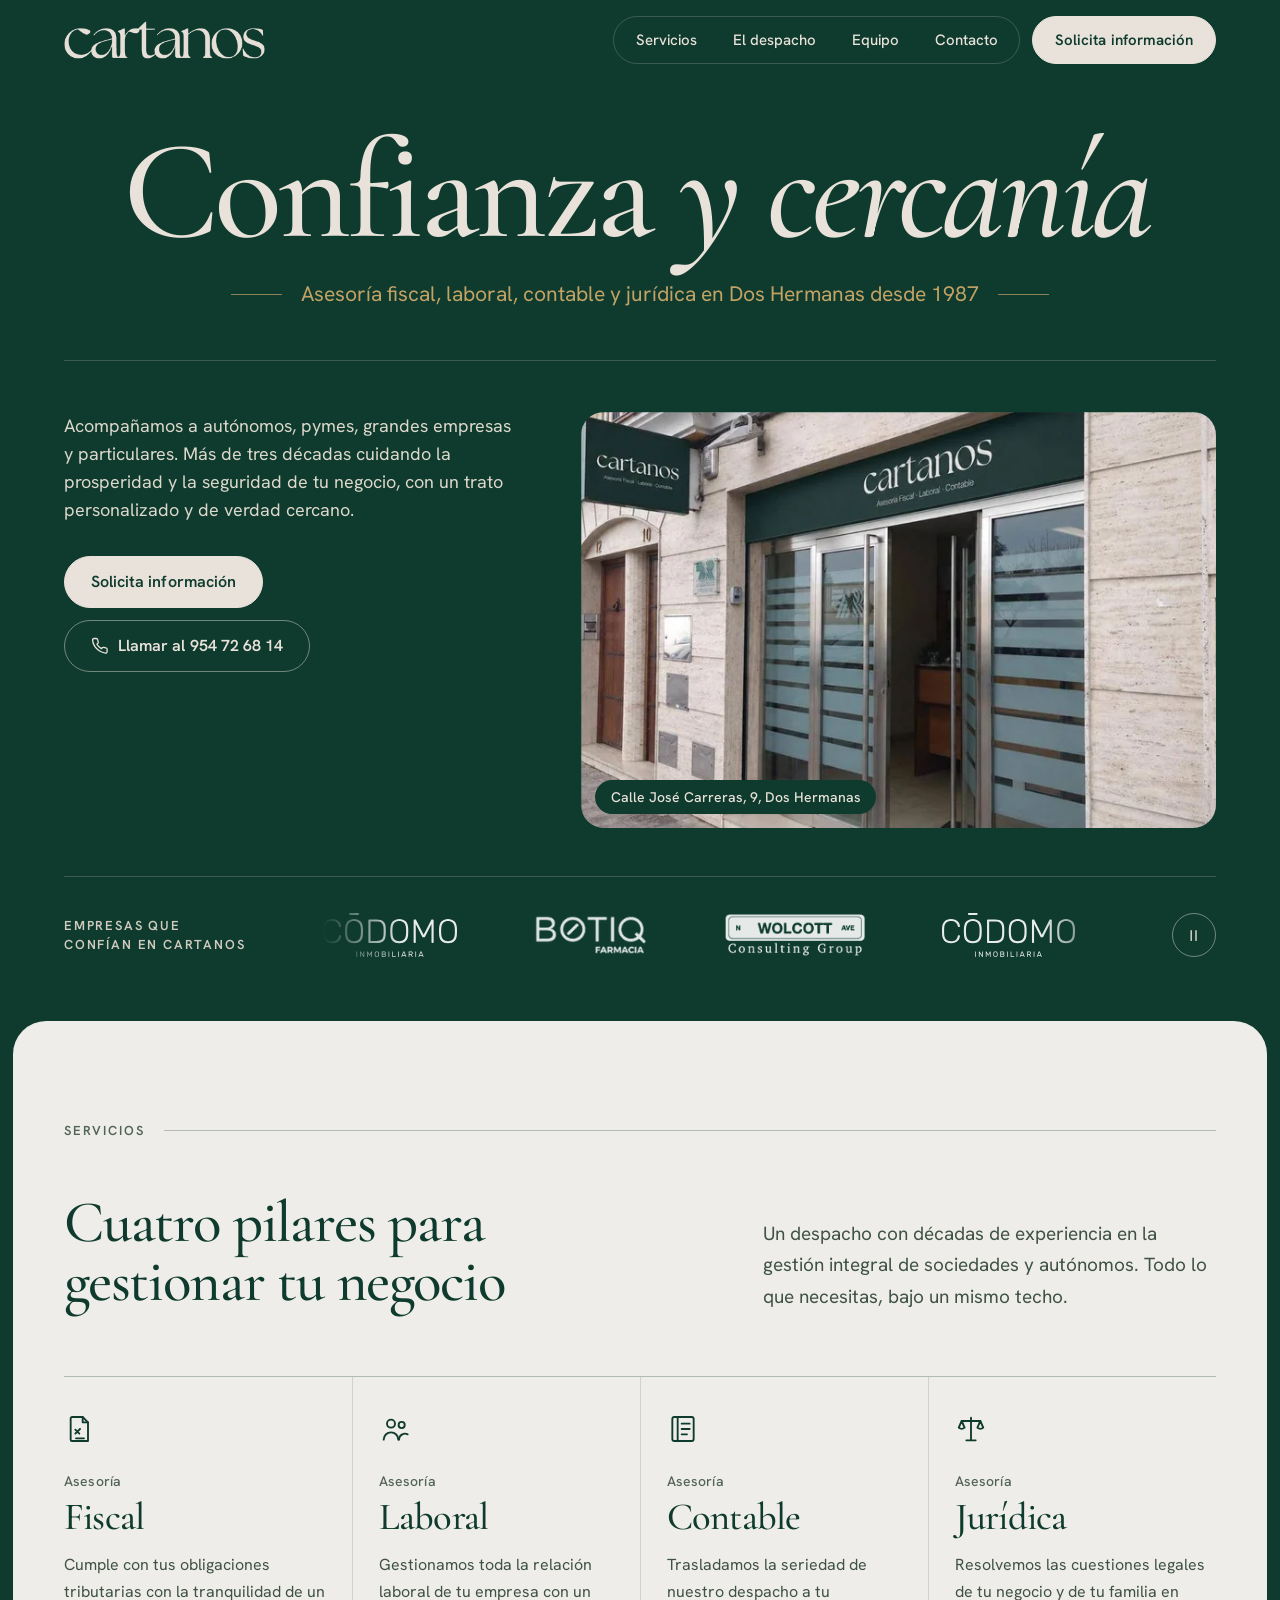
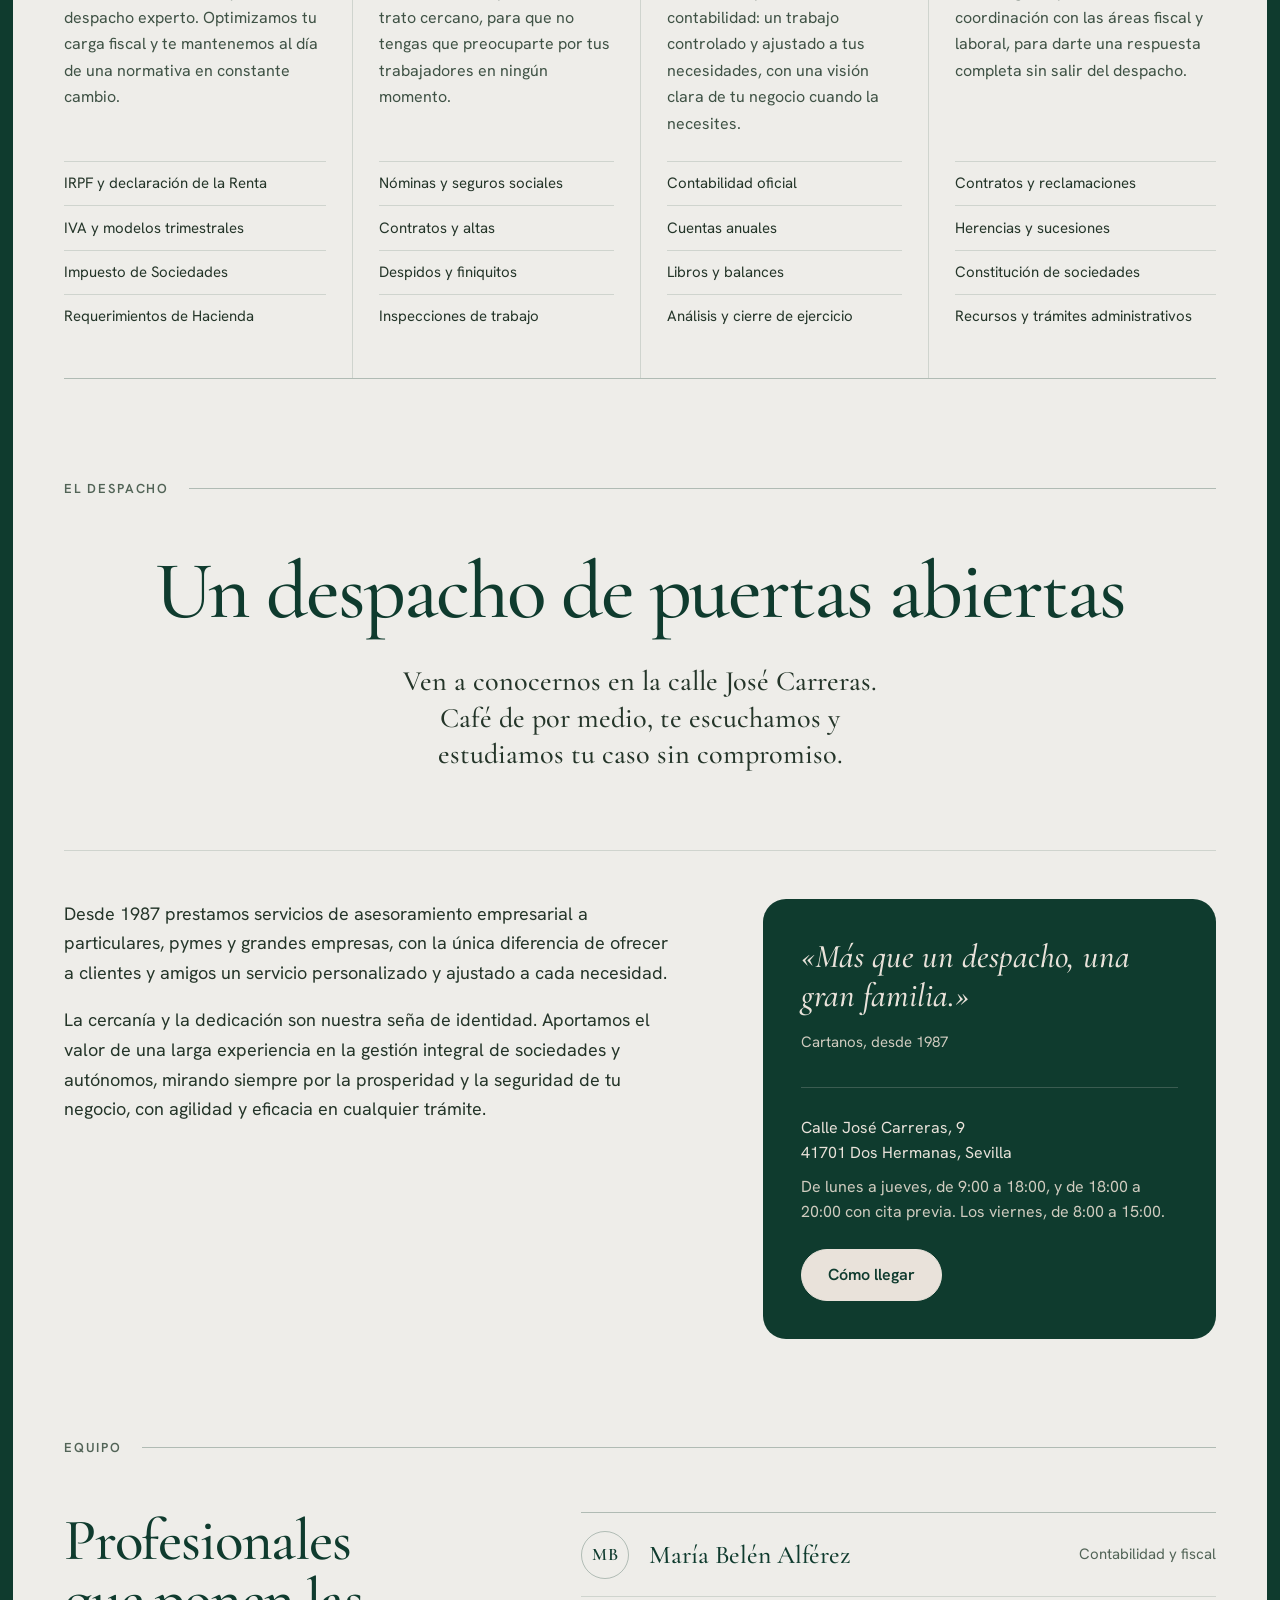
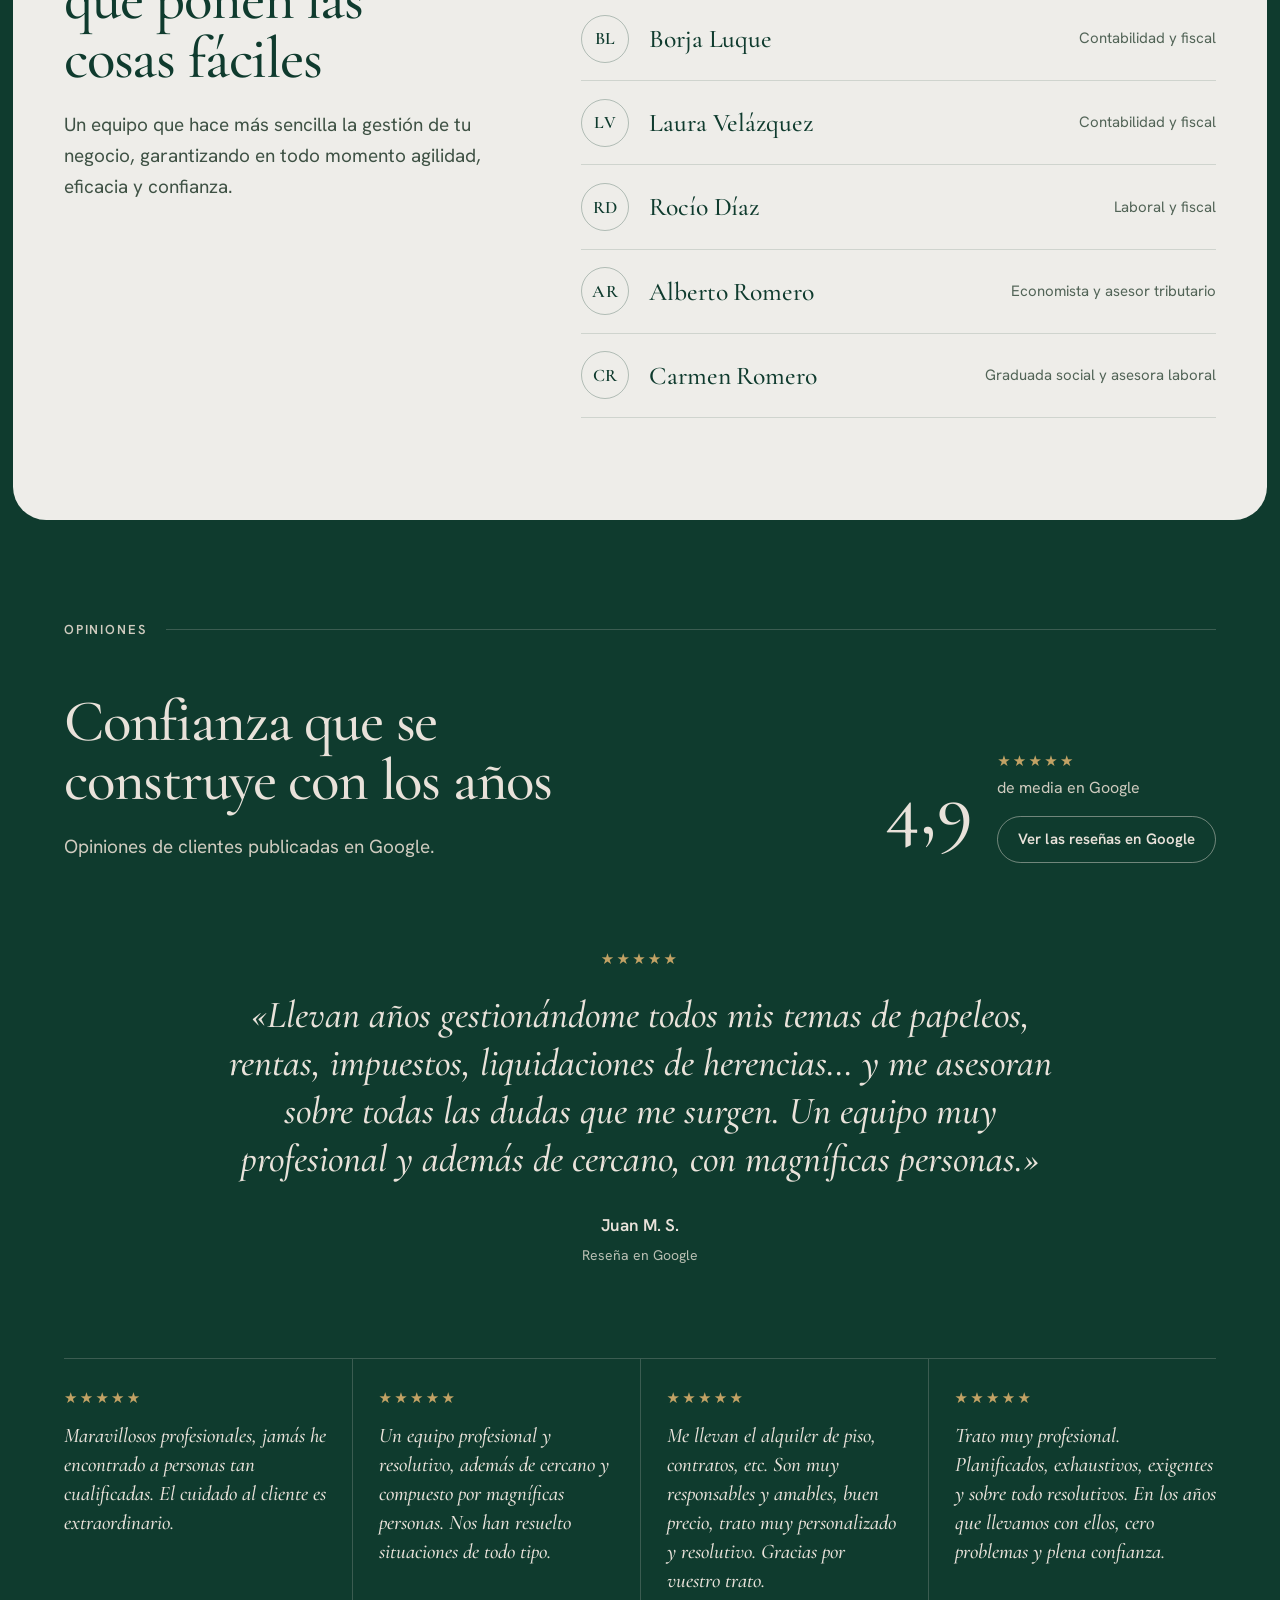
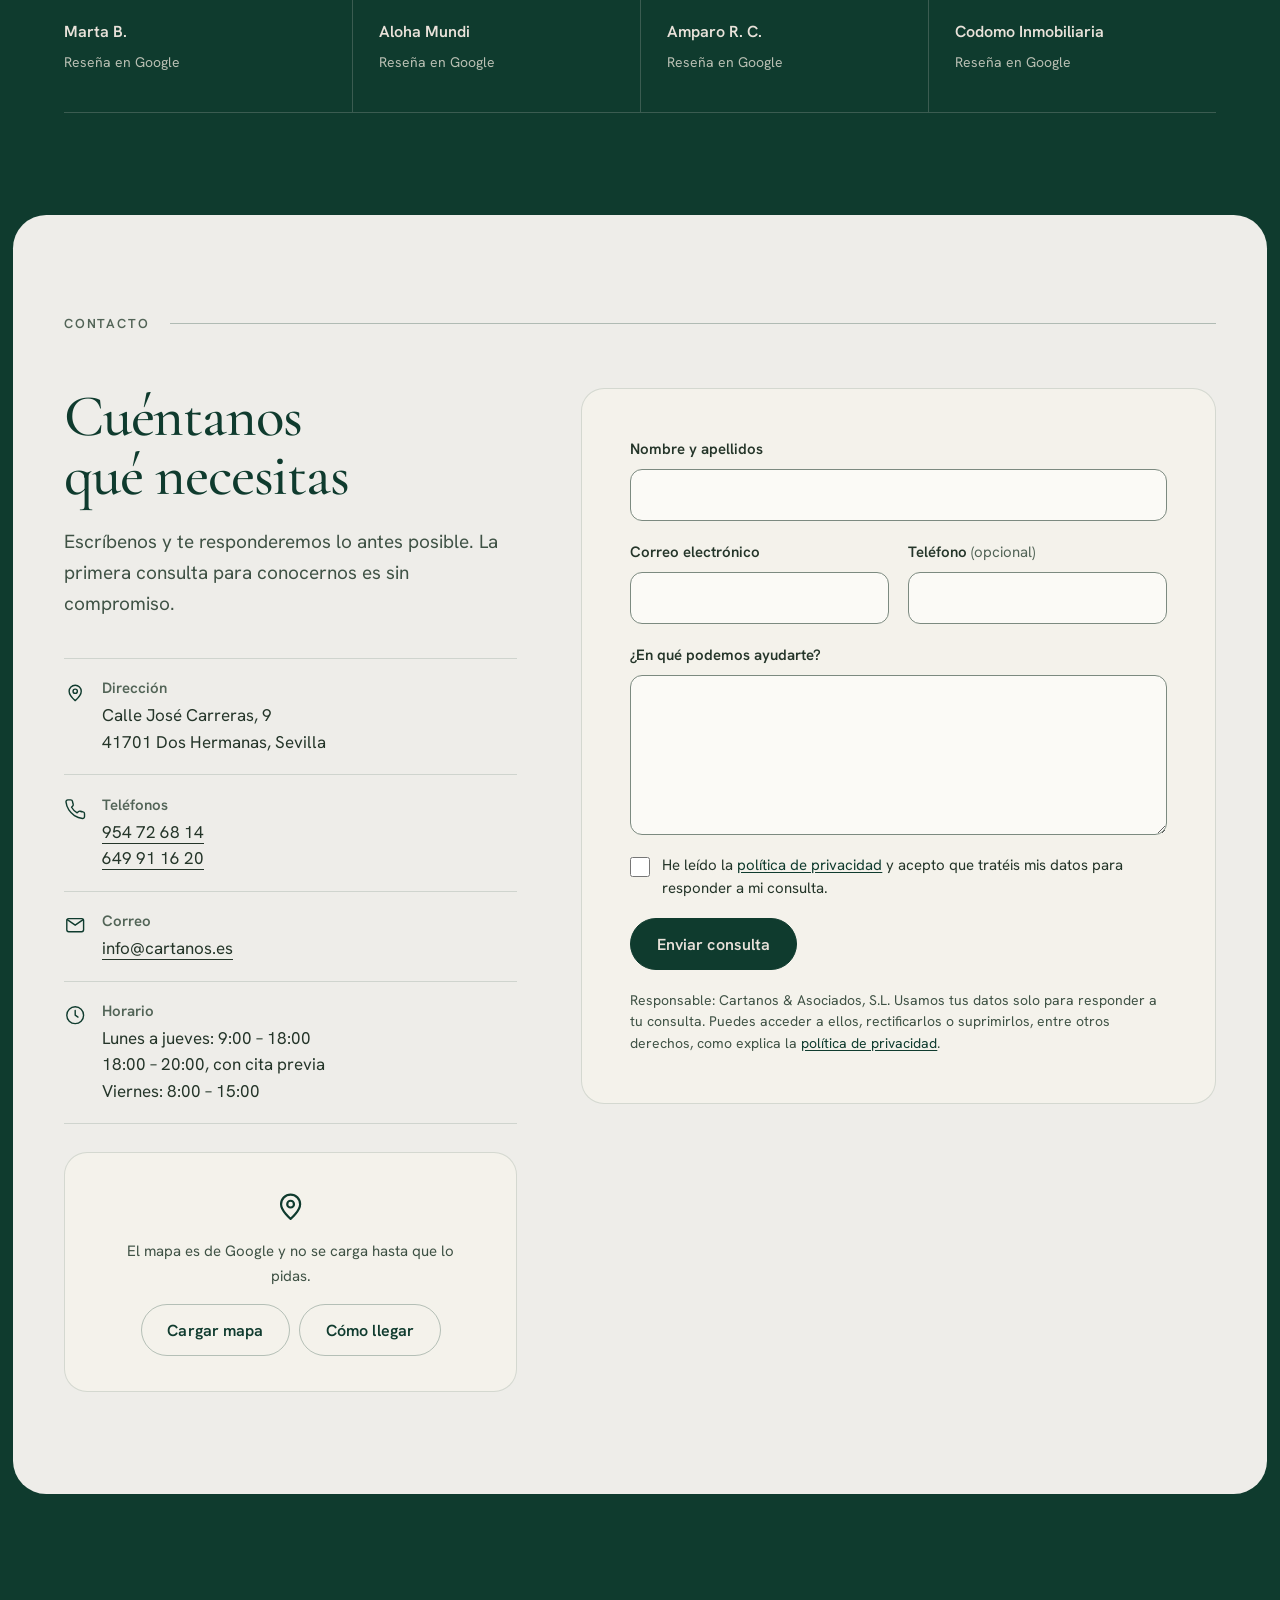
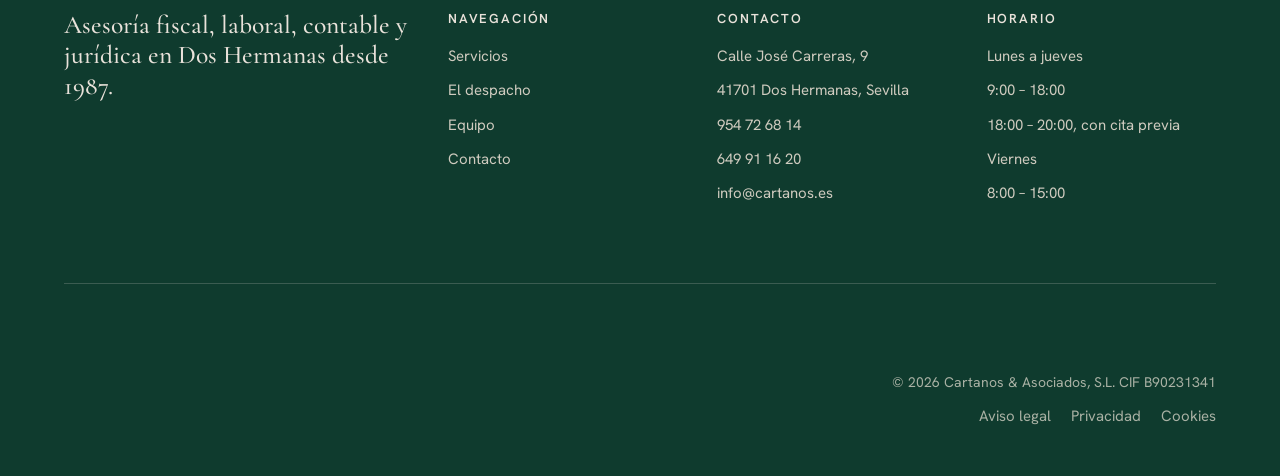
<file: index.html>
<!DOCTYPE html>
<html lang="es">
<head>
<meta charset="utf-8">
<meta name="viewport" content="width=device-width, initial-scale=1">
<meta http-equiv="Content-Security-Policy" content="default-src 'self'; script-src 'self' 'sha256-/x7W7R75k8Roq0WaVRQX9blP4OufE5xbAdzklGxsgpw='; style-src 'self'; img-src 'self'; font-src 'self'; connect-src 'self' https://api.web3forms.com; frame-src https://www.google.com https://maps.google.com; form-action 'self' https://api.web3forms.com; base-uri 'self'; object-src 'none'; upgrade-insecure-requests">
<meta name="referrer" content="strict-origin-when-cross-origin">
<title>Cartanos: Asesoría fiscal, laboral y contable en Dos Hermanas</title>
<meta name="description" content="Asesoría fiscal, laboral, contable y jurídica en Dos Hermanas (Sevilla) desde 1987. Autónomos, pymes, grandes empresas y particulares, con un trato cercano y personalizado.">
<link rel="canonical" href="https://www.cartanos.es/">
<meta name="theme-color" content="#0F3B2E">

<meta property="og:type" content="website">
<meta property="og:locale" content="es_ES">
<meta property="og:site_name" content="Cartanos">
<meta property="og:title" content="Cartanos | Asesoría en Dos Hermanas desde 1987">
<meta property="og:description" content="Asesoría fiscal, laboral, contable y jurídica para autónomos, pymes y particulares. Confianza y cercanía desde 1987.">
<meta property="og:url" content="https://www.cartanos.es/">
<meta property="og:image" content="https://www.cartanos.es/assets/img/og-cartanos.jpg">
<meta property="og:image:width" content="1200">
<meta property="og:image:height" content="630">
<meta property="og:image:alt" content="Entrada del despacho de Cartanos en Dos Hermanas, con el rótulo verde sobre la puerta">
<meta name="twitter:card" content="summary_large_image">

<link rel="icon" href="favicon.ico" sizes="32x32">
<link rel="icon" href="favicon.svg" type="image/svg+xml">
<link rel="apple-touch-icon" href="apple-touch-icon.png">

<link rel="preload" href="assets/fonts/cormorant-garamond-500.woff2" as="font" type="font/woff2" crossorigin>
<link rel="preload" href="assets/fonts/cormorant-garamond-500-italic.woff2" as="font" type="font/woff2" crossorigin>
<link rel="preload" href="assets/fonts/hanken-grotesk-400.woff2" as="font" type="font/woff2" crossorigin>
<link rel="stylesheet" href="assets/css/web.css?v=807e86ea">
<script>document.documentElement.classList.add('js');</script>

<script type="application/ld+json">
{
  "@context": "https://schema.org",
  "@type": "AccountingService",
  "name": "Cartanos & Asociados, S.L.",
  "alternateName": "Cartanos",
  "description": "Asesoría fiscal, laboral, contable y jurídica en Dos Hermanas desde 1987.",
  "url": "https://www.cartanos.es/",
  "logo": "https://www.cartanos.es/assets/img/icono-192.png",
  "image": "https://www.cartanos.es/assets/img/og-cartanos.jpg",
  "telephone": "+34954726814",
  "email": "info@cartanos.es",
  "foundingDate": "1987",
  "address": {
    "@type": "PostalAddress",
    "streetAddress": "Calle José Carreras, 9",
    "postalCode": "41701",
    "addressLocality": "Dos Hermanas",
    "addressRegion": "Sevilla",
    "addressCountry": "ES"
  },
  "geo": { "@type": "GeoCoordinates", "latitude": 37.2807473, "longitude": -5.9179126 },
  "areaServed": { "@type": "City", "name": "Dos Hermanas" },
  "openingHoursSpecification": [
    { "@type": "OpeningHoursSpecification", "dayOfWeek": ["Monday", "Tuesday", "Wednesday", "Thursday"], "opens": "09:00", "closes": "18:00" },
    { "@type": "OpeningHoursSpecification", "dayOfWeek": "Friday", "opens": "08:00", "closes": "15:00" }
  ]
}
</script>
<script type="application/ld+json">
{
  "@context": "https://schema.org",
  "@type": "WebSite",
  "name": "Cartanos",
  "alternateName": "Cartanos & Asociados",
  "url": "https://www.cartanos.es/"
}
</script>
</head>

<body>
<a class="saltar" href="#contenido">Saltar al contenido</a>

<header class="cabecera">
  <div class="contenedor cabecera__interior">
    <a class="marca" href="index.html" aria-label="Cartanos, página principal">
      <img src="assets/img/logo-cartanos-crema-440.png" srcset="assets/img/logo-cartanos-crema-320.png 320w, assets/img/logo-cartanos-crema-440.png 440w, assets/img/logo-cartanos-crema-640.png 640w" sizes="(min-width: 901px) 202px, 156px" width="440" height="84" alt="">
    </a>

    <nav class="menu" id="menu" aria-label="Principal">
      <button class="boton-icono menu__cerrar" id="cerrarMenu" type="button" aria-label="Cerrar menú">
        <svg viewBox="0 0 24 24" aria-hidden="true"><path d="M6 6l12 12M18 6L6 18"/></svg>
      </button>
      <ul class="menu__lista">
        <li><a href="#servicios">Servicios</a></li>
        <li><a href="#despacho">El despacho</a></li>
        <li><a href="#equipo">Equipo</a></li>
        <li><a href="#contacto">Contacto</a></li>
      </ul>
      <a class="boton boton--crema menu__cta" href="#contacto">Solicita información</a>
      <div class="menu__extra">
        <p>Llámanos al <a href="tel:+34954726814">954&nbsp;72&nbsp;68&nbsp;14</a></p>
        <p>o al <a href="tel:+34649911620">649&nbsp;91&nbsp;16&nbsp;20</a></p>
      </div>
    </nav>

    <div class="cabecera__acciones">
      <a class="boton-icono" href="tel:+34954726814" aria-label="Llamar al 954 72 68 14">
        <svg viewBox="0 0 24 24" aria-hidden="true"><path d="M22 16.92v3a2 2 0 0 1-2.18 2 19.79 19.79 0 0 1-8.63-3.07 19.5 19.5 0 0 1-6-6 19.79 19.79 0 0 1-3.07-8.67A2 2 0 0 1 4.11 2h3a2 2 0 0 1 2 1.72c.13.96.36 1.9.7 2.81a2 2 0 0 1-.45 2.11L8.09 9.91a16 16 0 0 0 6 6l1.27-1.27a2 2 0 0 1 2.11-.45c.91.34 1.85.57 2.81.7A2 2 0 0 1 22 16.92z"/></svg>
      </a>
      <button class="boton-menu" id="abrirMenu" type="button" aria-expanded="false" aria-controls="menu">
        <span class="boton-menu__texto">Menú</span>
        <svg viewBox="0 0 24 24" aria-hidden="true"><path d="M4 9h16M4 15h16"/></svg>
      </button>
    </div>
  </div>
  <div class="velo" id="velo"></div>
</header>

<main id="contenido">

  <section class="portada sobre-verde" aria-labelledby="titulo-portada">
    <div class="contenedor">
      <h1 class="portada__titulo" id="titulo-portada">
        <span class="lema entrada entrada--1"><span class="lema__recta">Confianza</span> <span class="lema__cursiva">y cercanía</span></span><span class="solo-lectores">.</span>
        <span class="donde entrada entrada--2">Asesoría fiscal, laboral, contable y jurídica en Dos Hermanas desde 1987</span>
      </h1>

      <div class="portada__cuerpo">
        <div class="portada__texto">
          <p class="portada__intro entrada entrada--3">Acompañamos a autónomos, pymes, grandes empresas y particulares. Más de tres décadas cuidando la prosperidad y la seguridad de tu negocio, con un trato personalizado y de verdad cercano.</p>
          <div class="portada__acciones entrada entrada--4">
            <a class="boton boton--crema" href="#contacto">Solicita información</a>
            <a class="boton boton--contorno-claro" href="tel:+34954726814">
              <svg viewBox="0 0 24 24" aria-hidden="true"><path d="M22 16.92v3a2 2 0 0 1-2.18 2 19.79 19.79 0 0 1-8.63-3.07 19.5 19.5 0 0 1-6-6 19.79 19.79 0 0 1-3.07-8.67A2 2 0 0 1 4.11 2h3a2 2 0 0 1 2 1.72c.13.96.36 1.9.7 2.81a2 2 0 0 1-.45 2.11L8.09 9.91a16 16 0 0 0 6 6l1.27-1.27a2 2 0 0 1 2.11-.45c.91.34 1.85.57 2.81.7A2 2 0 0 1 22 16.92z"/></svg>
              Llamar&nbsp;al&nbsp;954&nbsp;72&nbsp;68&nbsp;14
            </a>
          </div>
        </div>

        <figure class="portada__foto">
          <img src="assets/img/fachada-cartanos.webp"
               srcset="assets/img/fachada-cartanos-800.webp 800w, assets/img/fachada-cartanos.webp 1200w"
               sizes="(min-width: 1000px) 56vw, 100vw"
               width="1200" height="675" fetchpriority="high"
               alt="Entrada del despacho de Cartanos en la calle José Carreras, con el rótulo verde y la puerta abierta">
          <figcaption>Calle José Carreras, 9, Dos Hermanas</figcaption>
        </figure>
      </div>
    </div>
  </section>

  <section class="clientes sobre-verde" aria-labelledby="titulo-clientes">
    <div class="contenedor">
      <div class="clientes__interior">
        <h2 class="clientes__titulo" id="titulo-clientes">Empresas que confían en Cartanos</h2>
        <div class="clientes__pista">
          <ul class="clientes__lista">
            <li class="cliente--codomo"><img src="assets/img/clientes/codomo.svg" width="255" height="84" alt="Códomo Inmobiliaria" decoding="async"></li>
            <li class="cliente--botiq"><img src="assets/img/clientes/botiq-143.png" srcset="assets/img/clientes/botiq-143.png 143w, assets/img/clientes/botiq.png 286w" sizes="(max-width: 699px) 98px, 115px" width="286" height="100" alt="Botiq Farmacia" decoding="async"></li>
            <li class="cliente--wolcott"><img src="assets/img/clientes/wolcott-167.png" srcset="assets/img/clientes/wolcott-167.png 167w, assets/img/clientes/wolcott.png 333w" sizes="(max-width: 699px) 120px, 140px" width="333" height="100" alt="Wolcott Consulting Group" decoding="async"></li>
            <li class="cliente--codomo clientes__rep" aria-hidden="true"><img src="assets/img/clientes/codomo.svg" width="255" height="84" alt="" decoding="async"></li>
            <li class="cliente--botiq clientes__rep" aria-hidden="true"><img src="assets/img/clientes/botiq-143.png" srcset="assets/img/clientes/botiq-143.png 143w, assets/img/clientes/botiq.png 286w" sizes="(max-width: 699px) 98px, 115px" width="286" height="100" alt="" decoding="async"></li>
            <li class="cliente--wolcott clientes__rep" aria-hidden="true"><img src="assets/img/clientes/wolcott-167.png" srcset="assets/img/clientes/wolcott-167.png 167w, assets/img/clientes/wolcott.png 333w" sizes="(max-width: 699px) 120px, 140px" width="333" height="100" alt="" decoding="async"></li>
            <li class="cliente--codomo clientes__rep" aria-hidden="true"><img src="assets/img/clientes/codomo.svg" width="255" height="84" alt="" decoding="async"></li>
            <li class="cliente--botiq clientes__rep" aria-hidden="true"><img src="assets/img/clientes/botiq-143.png" srcset="assets/img/clientes/botiq-143.png 143w, assets/img/clientes/botiq.png 286w" sizes="(max-width: 699px) 98px, 115px" width="286" height="100" alt="" decoding="async"></li>
            <li class="cliente--wolcott clientes__rep" aria-hidden="true"><img src="assets/img/clientes/wolcott-167.png" srcset="assets/img/clientes/wolcott-167.png 167w, assets/img/clientes/wolcott.png 333w" sizes="(max-width: 699px) 120px, 140px" width="333" height="100" alt="" decoding="async"></li>
            <li class="cliente--codomo clientes__rep" aria-hidden="true"><img src="assets/img/clientes/codomo.svg" width="255" height="84" alt="" decoding="async"></li>
            <li class="cliente--botiq clientes__rep" aria-hidden="true"><img src="assets/img/clientes/botiq-143.png" srcset="assets/img/clientes/botiq-143.png 143w, assets/img/clientes/botiq.png 286w" sizes="(max-width: 699px) 98px, 115px" width="286" height="100" alt="" decoding="async"></li>
            <li class="cliente--wolcott clientes__rep" aria-hidden="true"><img src="assets/img/clientes/wolcott-167.png" srcset="assets/img/clientes/wolcott-167.png 167w, assets/img/clientes/wolcott.png 333w" sizes="(max-width: 699px) 120px, 140px" width="333" height="100" alt="" decoding="async"></li>
          </ul>
          <ul class="clientes__lista" aria-hidden="true">
            <li class="cliente--codomo clientes__rep" aria-hidden="true"><img src="assets/img/clientes/codomo.svg" width="255" height="84" alt="" decoding="async"></li>
            <li class="cliente--botiq clientes__rep" aria-hidden="true"><img src="assets/img/clientes/botiq-143.png" srcset="assets/img/clientes/botiq-143.png 143w, assets/img/clientes/botiq.png 286w" sizes="(max-width: 699px) 98px, 115px" width="286" height="100" alt="" decoding="async"></li>
            <li class="cliente--wolcott clientes__rep" aria-hidden="true"><img src="assets/img/clientes/wolcott-167.png" srcset="assets/img/clientes/wolcott-167.png 167w, assets/img/clientes/wolcott.png 333w" sizes="(max-width: 699px) 120px, 140px" width="333" height="100" alt="" decoding="async"></li>
            <li class="cliente--codomo clientes__rep" aria-hidden="true"><img src="assets/img/clientes/codomo.svg" width="255" height="84" alt="" decoding="async"></li>
            <li class="cliente--botiq clientes__rep" aria-hidden="true"><img src="assets/img/clientes/botiq-143.png" srcset="assets/img/clientes/botiq-143.png 143w, assets/img/clientes/botiq.png 286w" sizes="(max-width: 699px) 98px, 115px" width="286" height="100" alt="" decoding="async"></li>
            <li class="cliente--wolcott clientes__rep" aria-hidden="true"><img src="assets/img/clientes/wolcott-167.png" srcset="assets/img/clientes/wolcott-167.png 167w, assets/img/clientes/wolcott.png 333w" sizes="(max-width: 699px) 120px, 140px" width="333" height="100" alt="" decoding="async"></li>
            <li class="cliente--codomo clientes__rep" aria-hidden="true"><img src="assets/img/clientes/codomo.svg" width="255" height="84" alt="" decoding="async"></li>
            <li class="cliente--botiq clientes__rep" aria-hidden="true"><img src="assets/img/clientes/botiq-143.png" srcset="assets/img/clientes/botiq-143.png 143w, assets/img/clientes/botiq.png 286w" sizes="(max-width: 699px) 98px, 115px" width="286" height="100" alt="" decoding="async"></li>
            <li class="cliente--wolcott clientes__rep" aria-hidden="true"><img src="assets/img/clientes/wolcott-167.png" srcset="assets/img/clientes/wolcott-167.png 167w, assets/img/clientes/wolcott.png 333w" sizes="(max-width: 699px) 120px, 140px" width="333" height="100" alt="" decoding="async"></li>
            <li class="cliente--codomo clientes__rep" aria-hidden="true"><img src="assets/img/clientes/codomo.svg" width="255" height="84" alt="" decoding="async"></li>
            <li class="cliente--botiq clientes__rep" aria-hidden="true"><img src="assets/img/clientes/botiq-143.png" srcset="assets/img/clientes/botiq-143.png 143w, assets/img/clientes/botiq.png 286w" sizes="(max-width: 699px) 98px, 115px" width="286" height="100" alt="" decoding="async"></li>
            <li class="cliente--wolcott clientes__rep" aria-hidden="true"><img src="assets/img/clientes/wolcott-167.png" srcset="assets/img/clientes/wolcott-167.png 167w, assets/img/clientes/wolcott.png 333w" sizes="(max-width: 699px) 120px, 140px" width="333" height="100" alt="" decoding="async"></li>
          </ul>
        </div>
        <button class="boton-icono clientes__pausa" id="pausarClientes" type="button" aria-pressed="false" aria-label="Parar el movimiento de los logotipos">
          <svg class="icono-pausa" viewBox="0 0 24 24" aria-hidden="true"><path d="M9 6v12M15 6v12"/></svg>
          <svg class="icono-seguir" viewBox="0 0 24 24" aria-hidden="true"><path d="M8.5 6.2v11.6L18 12z"/></svg>
        </button>
      </div>
    </div>
  </section>

  <div class="hoja">

    <section class="seccion" id="servicios" aria-labelledby="titulo-servicios">
      <div class="contenedor">
        <p class="rotulo" aria-hidden="true">Servicios</p>
        <div class="encabezado encabezado--partido">
          <h2 id="titulo-servicios">Cuatro pilares para gestionar tu negocio</h2>
          <p>Un despacho con décadas de experiencia en la gestión integral de sociedades y autónomos. Todo lo que necesitas, bajo un mismo techo.</p>
        </div>

        <div class="areas">
          <article class="area">
            <span class="area__icono" aria-hidden="true"><svg viewBox="0 0 24 24"><path d="M7 3h7l4 4v14H6a1 1 0 0 1-1-1V4a1 1 0 0 1 1-1z"/><path d="M14 3v4h4"/><path d="M8.5 12.5l3 3M12 12l-3.5 3.5"/><path d="M9 19h6"/></svg></span>
            <h3><span class="area__tipo">Asesoría</span> Fiscal</h3>
            <p>Cumple con tus obligaciones tributarias con la tranquilidad de un despacho experto. Optimizamos tu carga fiscal y te mantenemos al día de una normativa en constante cambio.</p>
            <ul>
              <li>IRPF y declaración de la Renta</li>
              <li>IVA y modelos trimestrales</li>
              <li>Impuesto de Sociedades</li>
              <li>Requerimientos de Hacienda</li>
            </ul>
          </article>

          <article class="area">
            <span class="area__icono" aria-hidden="true"><svg viewBox="0 0 24 24"><circle cx="9" cy="8" r="3"/><path d="M3.5 20a5.5 5.5 0 0 1 11 0"/><circle cx="17" cy="9" r="2.3"/><path d="M15 20a4.5 4.5 0 0 1 6.5-4"/></svg></span>
            <h3><span class="area__tipo">Asesoría</span> Laboral</h3>
            <p>Gestionamos toda la relación laboral de tu empresa con un trato cercano, para que no tengas que preocuparte por tus trabajadores en ningún momento.</p>
            <ul>
              <li>Nóminas y seguros sociales</li>
              <li>Contratos y altas</li>
              <li>Despidos y finiquitos</li>
              <li>Inspecciones de trabajo</li>
            </ul>
          </article>

          <article class="area">
            <span class="area__icono" aria-hidden="true"><svg viewBox="0 0 24 24"><rect x="4" y="3" width="16" height="18" rx="1.5"/><path d="M8 3v18"/><path d="M11 8h6M11 12h6M11 16h4"/></svg></span>
            <h3><span class="area__tipo">Asesoría</span> Contable</h3>
            <p>Trasladamos la seriedad de nuestro despacho a tu contabilidad: un trabajo controlado y ajustado a tus necesidades, con una visión clara de tu negocio cuando la necesites.</p>
            <ul>
              <li>Contabilidad oficial</li>
              <li>Cuentas anuales</li>
              <li>Libros y balances</li>
              <li>Análisis y cierre de ejercicio</li>
            </ul>
          </article>

          <article class="area">
            <span class="area__icono" aria-hidden="true"><svg viewBox="0 0 24 24"><path d="M12 3.5v17M8.5 20.5h7M5 6h14"/><path d="M5 6l-2.2 5a3.2 3.2 0 0 0 4.4 0L5 6zM19 6l-2.2 5a3.2 3.2 0 0 0 4.4 0L19 6z"/></svg></span>
            <h3><span class="area__tipo">Asesoría</span> Jurídica</h3>
            <p>Resolvemos las cuestiones legales de tu negocio y de tu familia en coordinación con las áreas fiscal y laboral, para darte una respuesta completa sin salir del despacho.</p>
            <ul>
              <li>Contratos y reclamaciones</li>
              <li>Herencias y sucesiones</li>
              <li>Constitución de sociedades</li>
              <li>Recursos y trámites administrativos</li>
            </ul>
          </article>
        </div>
      </div>
    </section>

    <section class="seccion" id="despacho" aria-labelledby="titulo-despacho">
      <div class="contenedor">
        <p class="rotulo" aria-hidden="true">El despacho</p>
        <div class="despacho__cabeza">
          <h2 class="despacho__titulo" id="titulo-despacho">Un despacho de puertas abiertas</h2>
          <p class="entradilla">Ven a conocernos en la calle José Carreras. Café de por medio, te escuchamos y estudiamos tu caso sin compromiso.</p>
        </div>
        <div class="despacho__rejilla">
          <div class="despacho__parrafos">
            <p>Desde 1987 prestamos servicios de asesoramiento empresarial a particulares, pymes y grandes empresas, con la única diferencia de ofrecer a clientes y amigos un servicio personalizado y ajustado a cada necesidad.</p>
            <p>La cercanía y la dedicación son nuestra seña de identidad. Aportamos el valor de una larga experiencia en la gestión integral de sociedades y autónomos, mirando siempre por la prosperidad y la seguridad de tu negocio, con agilidad y eficacia en cualquier trámite.</p>
          </div>

          <div class="cita sobre-verde">
            <figure>
              <blockquote><p>«Más que un despacho, una gran familia.»</p></blockquote>
              <figcaption>Cartanos, desde 1987</figcaption>
            </figure>
            <div class="visita">
              <p>Calle José Carreras, 9<br>41701 Dos Hermanas, Sevilla</p>
              <p>De lunes a jueves, de 9:00 a 18:00, y de 18:00 a 20:00 con cita previa. Los viernes, de 8:00 a 15:00.</p>
              <a class="boton boton--crema" href="https://www.google.com/maps/dir/?api=1&amp;destination=Calle+Jos%C3%A9+Carreras+9+41701+Dos+Hermanas+Sevilla" target="_blank" rel="noopener noreferrer">Cómo llegar<span class="solo-lectores"> (abre Google Maps en otra pestaña)</span></a>
            </div>
          </div>
        </div>
      </div>
    </section>

    <section class="seccion" id="equipo" aria-labelledby="titulo-equipo">
      <div class="contenedor">
        <p class="rotulo" aria-hidden="true">Equipo</p>
        <div class="rejilla-lateral">
          <div class="encabezado lateral-fijo">
            <h2 id="titulo-equipo">Profesionales que ponen las cosas fáciles</h2>
            <p>Un equipo que hace más sencilla la gestión de tu negocio, garantizando en todo momento agilidad, eficacia y confianza.</p>
          </div>
          <ul class="equipo" role="list">
            <li class="persona"><span class="persona__iniciales" aria-hidden="true">MB</span><div><h3>María Belén Alférez</h3><p>Contabilidad y fiscal</p></div></li>
            <li class="persona"><span class="persona__iniciales" aria-hidden="true">BL</span><div><h3>Borja Luque</h3><p>Contabilidad y fiscal</p></div></li>
            <li class="persona"><span class="persona__iniciales" aria-hidden="true">LV</span><div><h3>Laura Velázquez</h3><p>Contabilidad y fiscal</p></div></li>
            <li class="persona"><span class="persona__iniciales" aria-hidden="true">RD</span><div><h3>Rocío Díaz</h3><p>Laboral y fiscal</p></div></li>
            <li class="persona"><span class="persona__iniciales" aria-hidden="true">AR</span><div><h3>Alberto Romero</h3><p>Economista y asesor tributario</p></div></li>
            <li class="persona"><span class="persona__iniciales" aria-hidden="true">CR</span><div><h3>Carmen Romero</h3><p>Graduada social y asesora laboral</p></div></li>
          </ul>
        </div>
      </div>
    </section>

  </div>

  <section class="seccion seccion--opiniones sobre-verde" aria-labelledby="titulo-resenas">
    <div class="contenedor">
      <p class="rotulo" aria-hidden="true">Opiniones</p>
      <div class="resenas__cabeza">
        <div class="encabezado">
          <h2 id="titulo-resenas">Confianza que se construye con los años</h2>
          <p>Opiniones de clientes publicadas en Google.</p>
        </div>
        <div class="nota-google">
          <p class="nota-google__cifra">4,9</p>
          <div>
            <div class="estrellas" aria-hidden="true">★★★★★</div>
            <p>de media en Google</p>
            <a class="boton boton--contorno-claro" href="https://search.google.com/local/reviews?placeid=ChIJIYA292BwEg0RgMnsq7ZyWgM" target="_blank" rel="noopener noreferrer">Ver las reseñas en Google<span class="solo-lectores"> (se abre en otra pestaña)</span></a>
          </div>
        </div>
      </div>

      <figure class="resena-destacada">
        <div class="estrellas" role="img" aria-label="5 de 5 estrellas">★★★★★</div>
        <blockquote><p>«Llevan años gestionándome todos mis temas de papeleos, rentas, impuestos, liquidaciones de herencias… y me asesoran sobre todas las dudas que me surgen. Un equipo muy profesional y además de cercano, con magníficas personas.»</p></blockquote>
        <figcaption><strong>Juan M. S.</strong><span>Reseña en Google</span></figcaption>
      </figure>

      <ul class="resenas" role="list">
        <li class="resena"><figure>
          <div class="estrellas" role="img" aria-label="5 de 5 estrellas">★★★★★</div>
          <blockquote><p>Maravillosos profesionales, jamás he encontrado a personas tan cualificadas. El cuidado al cliente es extraordinario.</p></blockquote>
          <figcaption><strong>Marta B.</strong><span>Reseña en Google</span></figcaption>
        </figure></li>
        <li class="resena"><figure>
          <div class="estrellas" role="img" aria-label="5 de 5 estrellas">★★★★★</div>
          <blockquote><p>Un equipo profesional y resolutivo, además de cercano y compuesto por magníficas personas. Nos han resuelto situaciones de todo tipo.</p></blockquote>
          <figcaption><strong>Aloha Mundi</strong><span>Reseña en Google</span></figcaption>
        </figure></li>
        <li class="resena"><figure>
          <div class="estrellas" role="img" aria-label="5 de 5 estrellas">★★★★★</div>
          <blockquote><p>Me llevan el alquiler de piso, contratos, etc. Son muy responsables y amables, buen precio, trato muy personalizado y resolutivo. Gracias por vuestro trato.</p></blockquote>
          <figcaption><strong>Amparo R. C.</strong><span>Reseña en Google</span></figcaption>
        </figure></li>
        <li class="resena"><figure>
          <div class="estrellas" role="img" aria-label="5 de 5 estrellas">★★★★★</div>
          <blockquote><p>Trato muy profesional. Planificados, exhaustivos, exigentes y sobre todo resolutivos. En los años que llevamos con ellos, cero problemas y plena confianza.</p></blockquote>
          <figcaption><strong>Codomo Inmobiliaria</strong><span>Reseña en Google</span></figcaption>
        </figure></li>
      </ul>
    </div>
  </section>

  <div class="hoja">
    <section class="seccion" id="contacto" aria-labelledby="titulo-contacto">
      <div class="contenedor">
        <p class="rotulo" aria-hidden="true">Contacto</p>
        <div class="contacto">
          <div class="encabezado contacto__cabeza">
            <h2 id="titulo-contacto">Cuéntanos qué necesitas</h2>
            <p>Escríbenos y te responderemos lo antes posible. La primera consulta para conocernos es sin compromiso.</p>
          </div>

          <div class="contacto__datos">
            <ul class="datos" role="list">
              <li class="dato">
                <svg viewBox="0 0 24 24" aria-hidden="true"><path d="M12 21s-6.5-5.5-6.5-10a6.5 6.5 0 0 1 13 0c0 4.5-6.5 10-6.5 10z"/><circle cx="12" cy="11" r="2.3"/></svg>
                <div><h3>Dirección</h3><p>Calle José Carreras, 9<br>41701 Dos Hermanas, Sevilla</p></div>
              </li>
              <li class="dato">
                <svg viewBox="0 0 24 24" aria-hidden="true"><path d="M22 16.92v3a2 2 0 0 1-2.18 2 19.79 19.79 0 0 1-8.63-3.07 19.5 19.5 0 0 1-6-6 19.79 19.79 0 0 1-3.07-8.67A2 2 0 0 1 4.11 2h3a2 2 0 0 1 2 1.72c.13.96.36 1.9.7 2.81a2 2 0 0 1-.45 2.11L8.09 9.91a16 16 0 0 0 6 6l1.27-1.27a2 2 0 0 1 2.11-.45c.91.34 1.85.57 2.81.7A2 2 0 0 1 22 16.92z"/></svg>
                <div><h3>Teléfonos</h3><p><a href="tel:+34954726814">954&nbsp;72&nbsp;68&nbsp;14</a><br><a href="tel:+34649911620">649&nbsp;91&nbsp;16&nbsp;20</a></p></div>
              </li>
              <li class="dato">
                <svg viewBox="0 0 24 24" aria-hidden="true"><rect x="3" y="5" width="18" height="14" rx="2"/><path d="m3.5 6 8.5 6 8.5-6"/></svg>
                <div><h3>Correo</h3><p><a href="mailto:info@cartanos.es">info@cartanos.es</a></p></div>
              </li>
              <li class="dato">
                <svg viewBox="0 0 24 24" aria-hidden="true"><circle cx="12" cy="12" r="9"/><path d="M12 7v5l3 2"/></svg>
                <div><h3>Horario</h3><p>Lunes a jueves: <span class="sin-corte">9:00 – 18:00</span><br><span class="sin-corte">18:00 – 20:00</span>, con cita previa<br>Viernes: <span class="sin-corte">8:00 – 15:00</span></p></div>
              </li>
            </ul>

            <div class="mapa" id="mapa">
              <svg viewBox="0 0 24 24" aria-hidden="true"><path d="M12 21s-6.5-5.5-6.5-10a6.5 6.5 0 0 1 13 0c0 4.5-6.5 10-6.5 10z"/><circle cx="12" cy="11" r="2.3"/></svg>
              <p>El mapa es de Google y no se carga hasta que lo pidas.</p>
              <div class="mapa__botones">
                <button class="boton boton--contorno" id="cargarMapa" type="button">Cargar mapa</button>
                <a class="boton boton--contorno" href="https://www.google.com/maps/dir/?api=1&amp;destination=Calle+Jos%C3%A9+Carreras+9+41701+Dos+Hermanas+Sevilla" target="_blank" rel="noopener noreferrer">Cómo llegar<span class="solo-lectores"> (abre Google Maps en otra pestaña)</span></a>
              </div>
            </div>
          </div>

          <form class="formulario" id="formContacto" action="https://api.web3forms.com/submit" method="POST">
            <input type="hidden" name="access_key" value="71321ec6-f5fc-4b4d-928d-117819814506">
            <input type="hidden" name="subject" value="Consulta desde la web de Cartanos">
            <input type="hidden" name="from_name" value="Web de Cartanos">
            <input type="hidden" name="redirect" value="https://www.cartanos.es/gracias.html">
            <div class="hp" aria-hidden="true"><label>No rellenes esto <input type="checkbox" name="botcheck" tabindex="-1"></label></div>

            <div class="campo">
              <label for="nombre">Nombre y apellidos</label>
              <input type="text" id="nombre" name="Nombre" required autocomplete="name" aria-describedby="nombre-error">
              <p class="campo__error" id="nombre-error" aria-live="polite"></p>
            </div>
            <div class="campos-fila">
              <div class="campo">
                <label for="email">Correo electrónico</label>
                <input type="email" id="email" name="email" required autocomplete="email" inputmode="email" spellcheck="false" autocapitalize="off" aria-describedby="email-error">
                <p class="campo__error" id="email-error" aria-live="polite"></p>
              </div>
              <div class="campo">
                <label for="telefono">Teléfono <span class="opcional">(opcional)</span></label>
                <input type="tel" id="telefono" name="Telefono" autocomplete="tel" inputmode="tel">
              </div>
            </div>
            <div class="campo">
              <label for="mensaje">¿En qué podemos ayudarte?</label>
              <textarea id="mensaje" name="Mensaje" required aria-describedby="mensaje-error"></textarea>
              <p class="campo__error" id="mensaje-error" aria-live="polite"></p>
            </div>
            <div class="campo">
              <label class="consentimiento">
                <input type="checkbox" id="consentimiento" name="Consentimiento" value="Acepta la política de privacidad" required aria-describedby="consentimiento-error">
                <span>He leído la <a href="legal.html#privacidad" target="_blank" rel="noopener">política de privacidad<span class="solo-lectores"> (se abre en otra pestaña)</span></a> y acepto que tratéis mis datos para responder a mi consulta.</span>
              </label>
              <p class="campo__error" id="consentimiento-error" aria-live="polite"></p>
            </div>

            <p class="formulario__estado" id="estadoFormulario" role="status" aria-live="polite"></p>
            <button class="boton boton--verde" type="submit">Enviar consulta</button>
            <p class="info-proteccion">Responsable: Cartanos &amp; Asociados, S.L. Usamos tus datos solo para responder a tu consulta. Puedes acceder a ellos, rectificarlos o suprimirlos, entre otros derechos, como explica la <a href="legal.html#privacidad" target="_blank" rel="noopener">política de privacidad<span class="solo-lectores"> (se abre en otra pestaña)</span></a>.</p>
          </form>
        </div>
      </div>
    </section>
  </div>

</main>

<footer class="pie sobre-verde">
  <div class="contenedor">
    <div class="pie__arriba">
      <p class="pie__frase">Asesoría fiscal, laboral, contable y jurídica en Dos Hermanas desde 1987.</p>
      <nav aria-labelledby="pie-navegacion">
        <h2 id="pie-navegacion">Navegación</h2>
        <ul>
          <li><a href="#servicios">Servicios</a></li>
          <li><a href="#despacho">El despacho</a></li>
          <li><a href="#equipo">Equipo</a></li>
          <li><a href="#contacto">Contacto</a></li>
        </ul>
      </nav>
      <div>
        <h2>Contacto</h2>
        <ul>
          <li>Calle José Carreras, 9</li>
          <li>41701 Dos Hermanas, Sevilla</li>
          <li><a href="tel:+34954726814">954&nbsp;72&nbsp;68&nbsp;14</a></li>
          <li><a href="tel:+34649911620">649&nbsp;91&nbsp;16&nbsp;20</a></li>
          <li><a href="mailto:info@cartanos.es">info@cartanos.es</a></li>
        </ul>
      </div>
      <div>
        <h2>Horario</h2>
        <ul>
          <li>Lunes a jueves</li>
          <li><span class="sin-corte">9:00 – 18:00</span></li>
          <li><span class="sin-corte">18:00 – 20:00</span>, con cita previa</li>
          <li>Viernes</li>
          <li><span class="sin-corte">8:00 – 15:00</span></li>
        </ul>
      </div>
    </div>
    <img class="pie__rotulo" src="assets/img/logo-cartanos-crema.svg" width="766" height="142" alt="" loading="lazy" decoding="async">
    <div class="pie__abajo">
      <p>© <span data-ano>2026</span> Cartanos &amp; Asociados, S.L. CIF B90231341</p>
      <ul class="pie__legal">
        <li><a href="legal.html#aviso-legal">Aviso legal</a></li>
        <li><a href="legal.html#privacidad">Privacidad</a></li>
        <li><a href="legal.html#cookies">Cookies</a></li>
      </ul>
    </div>
  </div>
</footer>

<script src="assets/js/web.js?v=c7149f7f" defer></script>
</body>
</html>
</file>
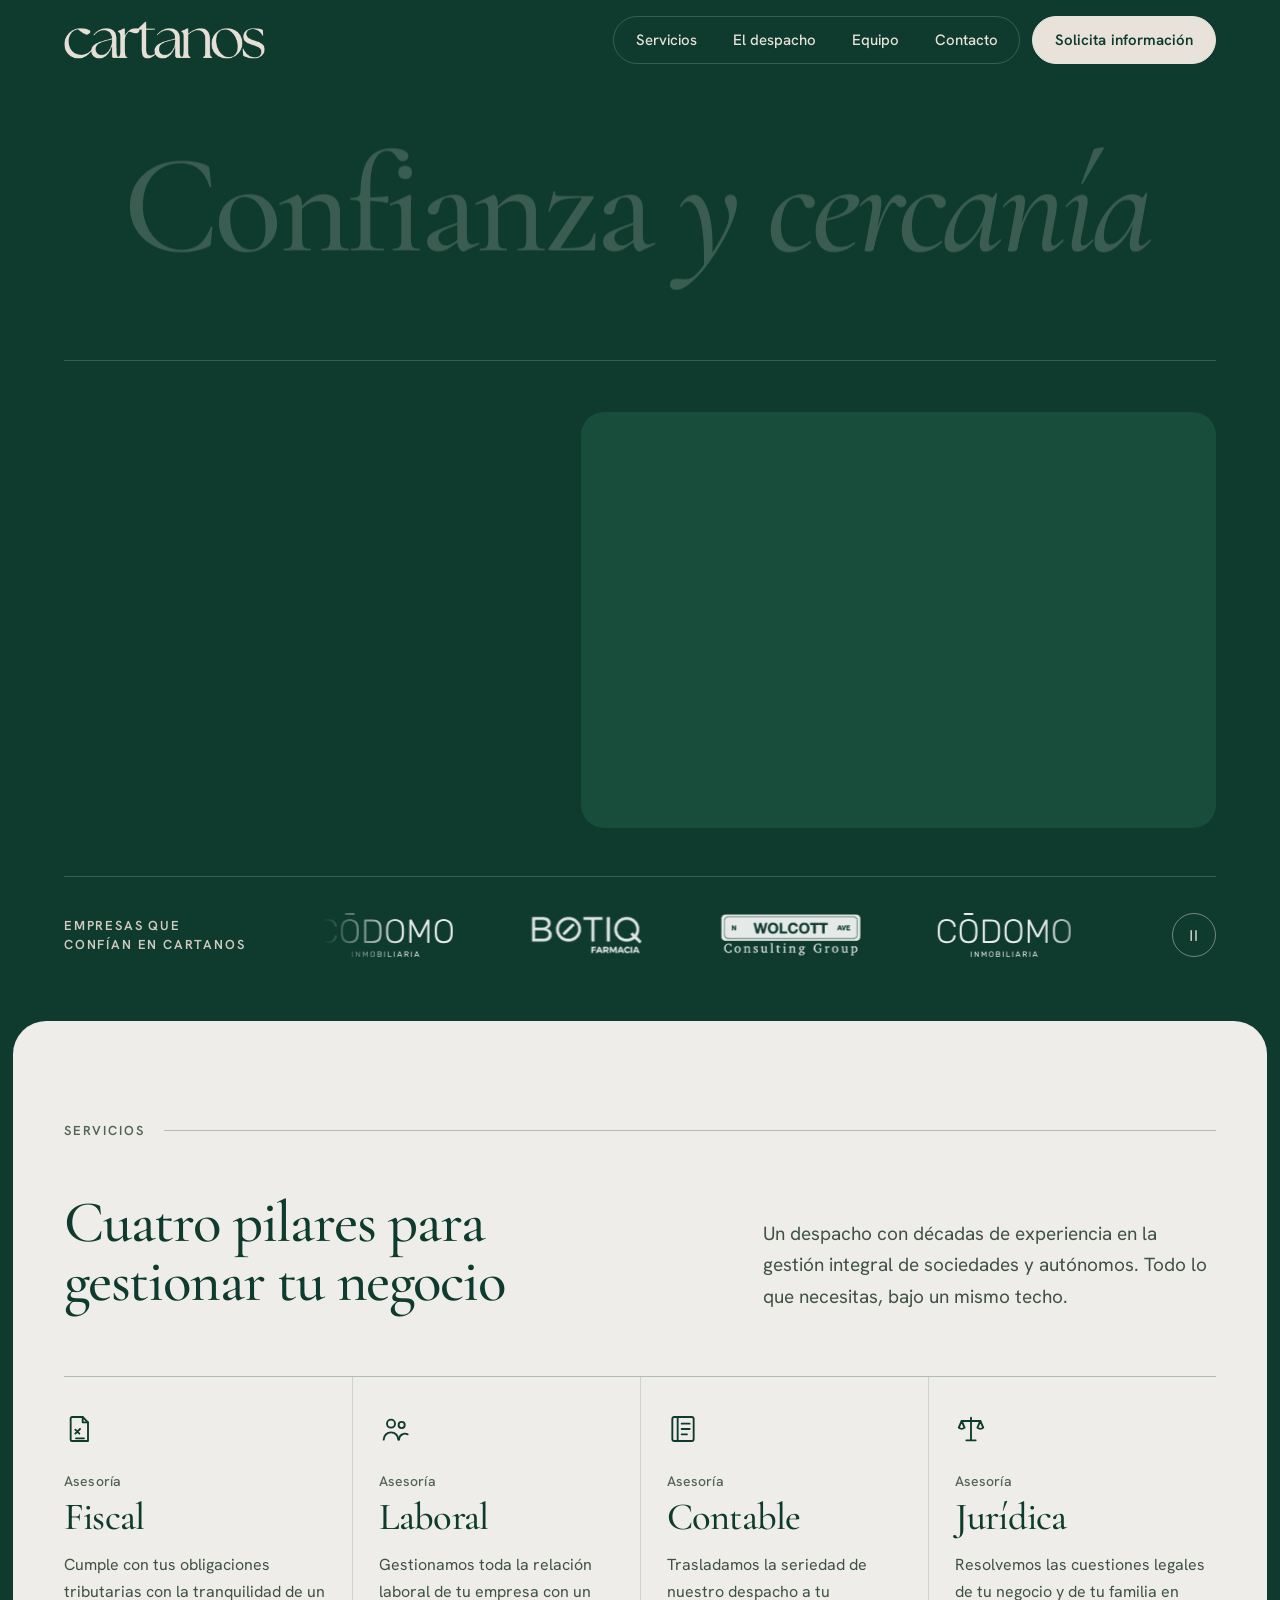
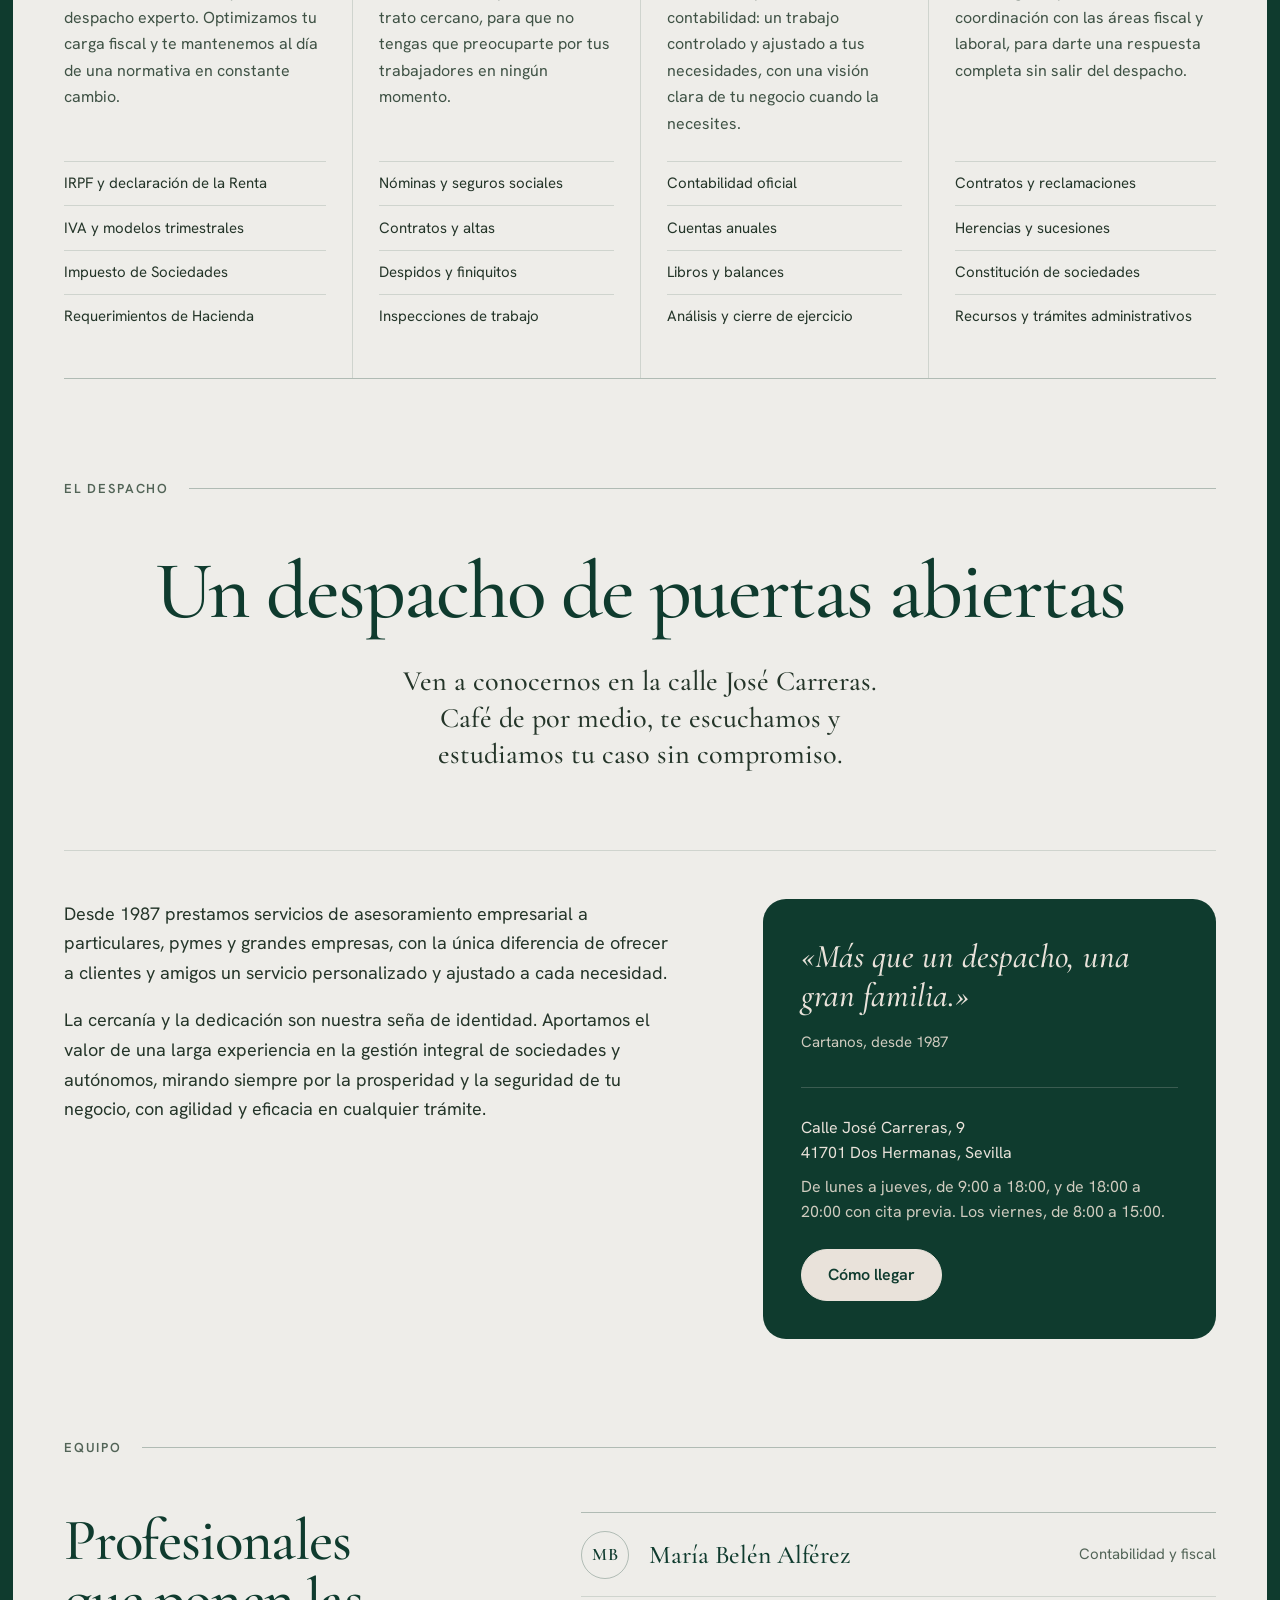
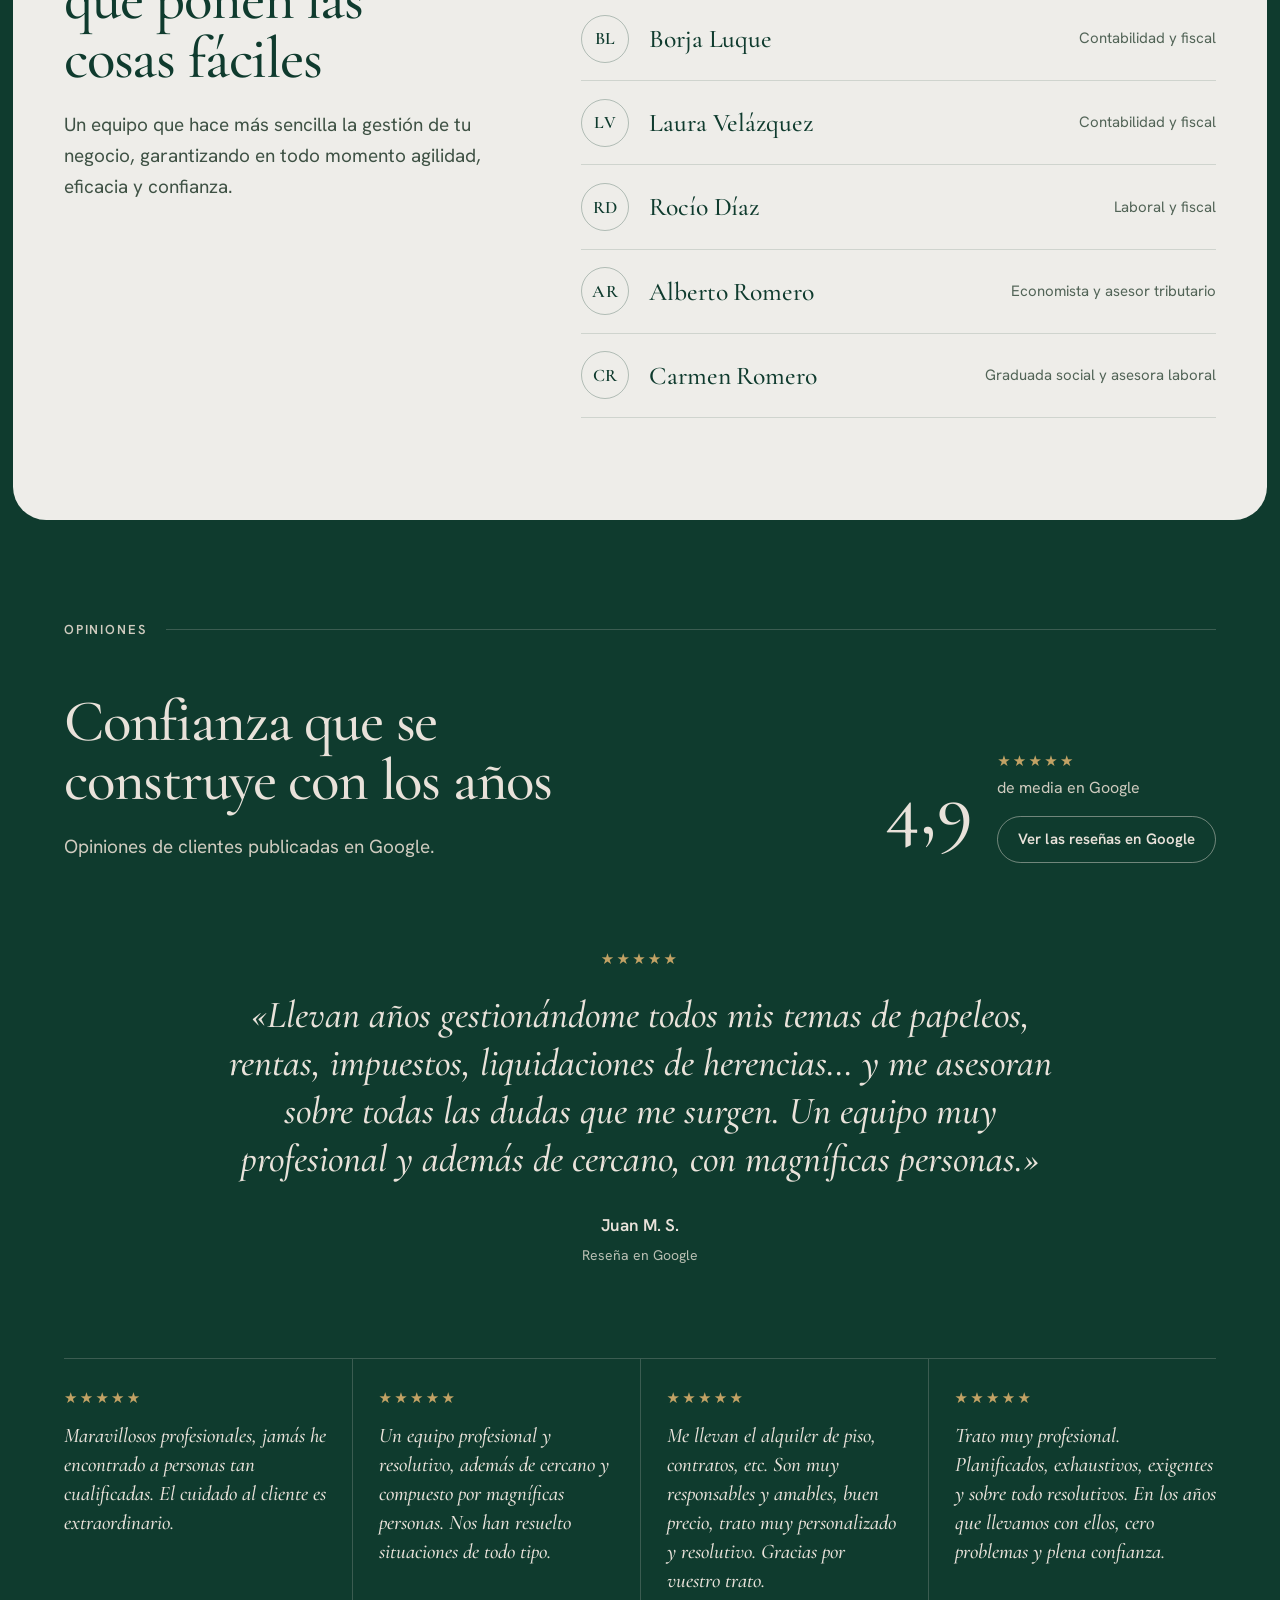
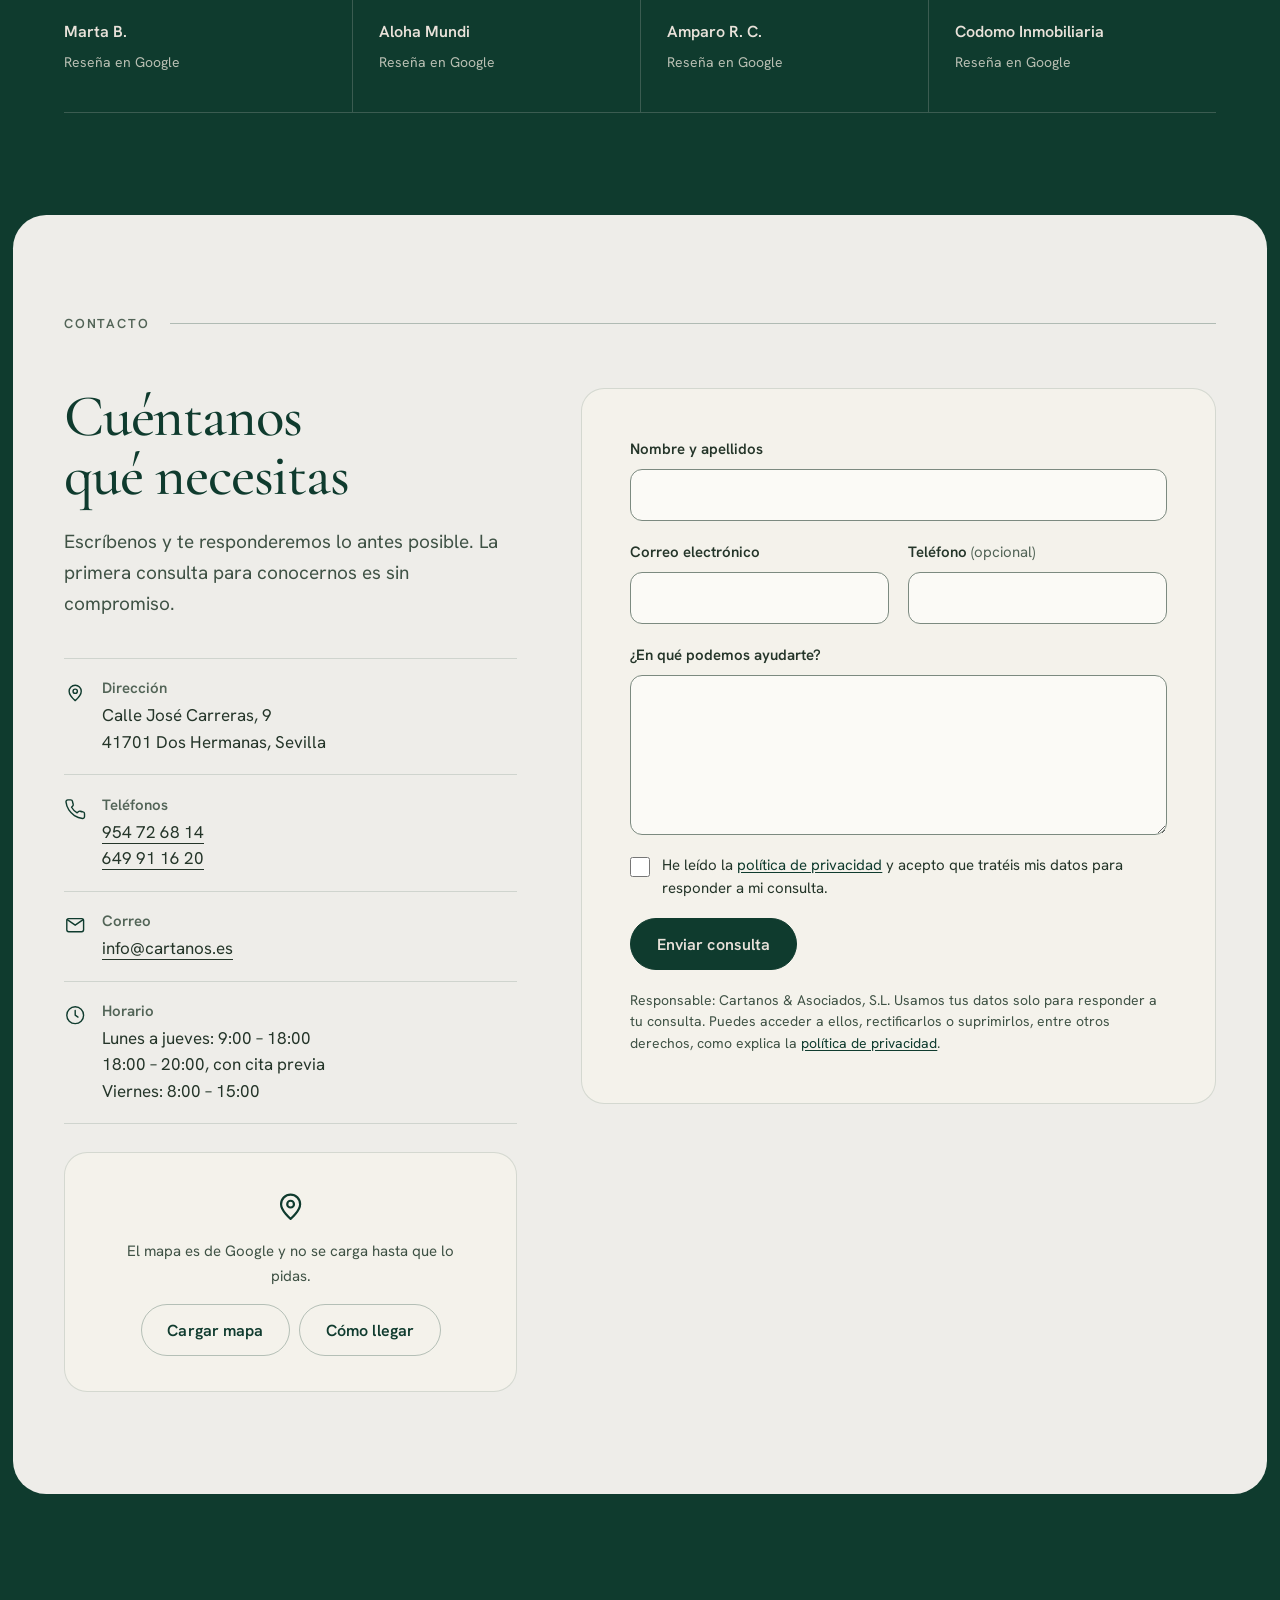
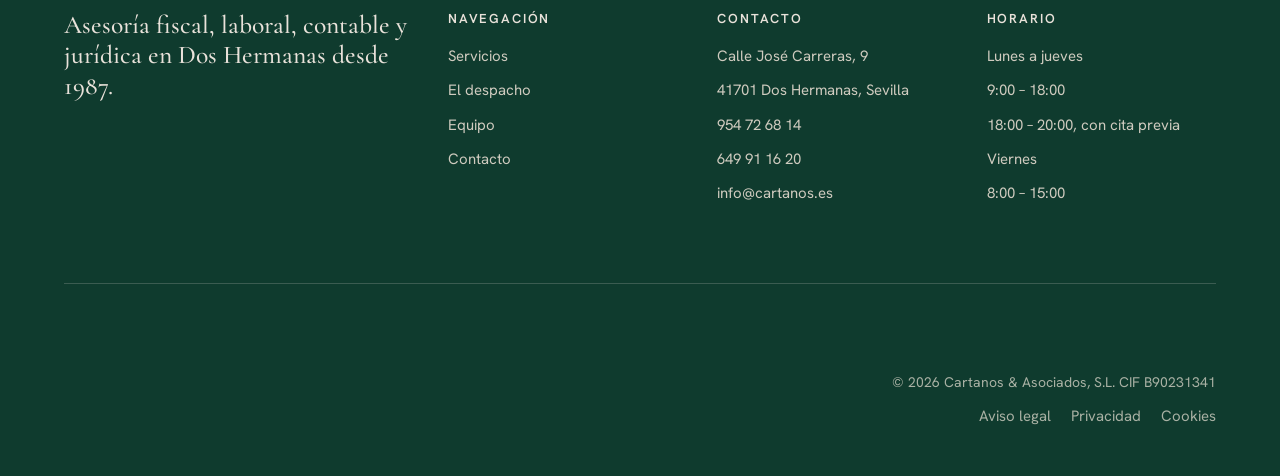
<file: blog-single.html>
<!DOCTYPE html>
<html lang="es">
<head>
<meta charset="utf-8">
<meta name="viewport" content="width=device-width, initial-scale=1">
<meta http-equiv="Content-Security-Policy" content="default-src 'none'; img-src 'self'; base-uri 'none'; form-action 'none'">
<meta name="referrer" content="strict-origin-when-cross-origin">
<meta http-equiv="refresh" content="0; url=/">
<link rel="canonical" href="https://www.cartanos.es/">
<title>Cartanos</title>
<link rel="icon" href="/favicon.ico" sizes="32x32">
<link rel="icon" href="/favicon.svg" type="image/svg+xml">
</head>
<body>
<p><a href="/">Ir a la página principal de Cartanos</a></p>
</body>
</html>
</file>
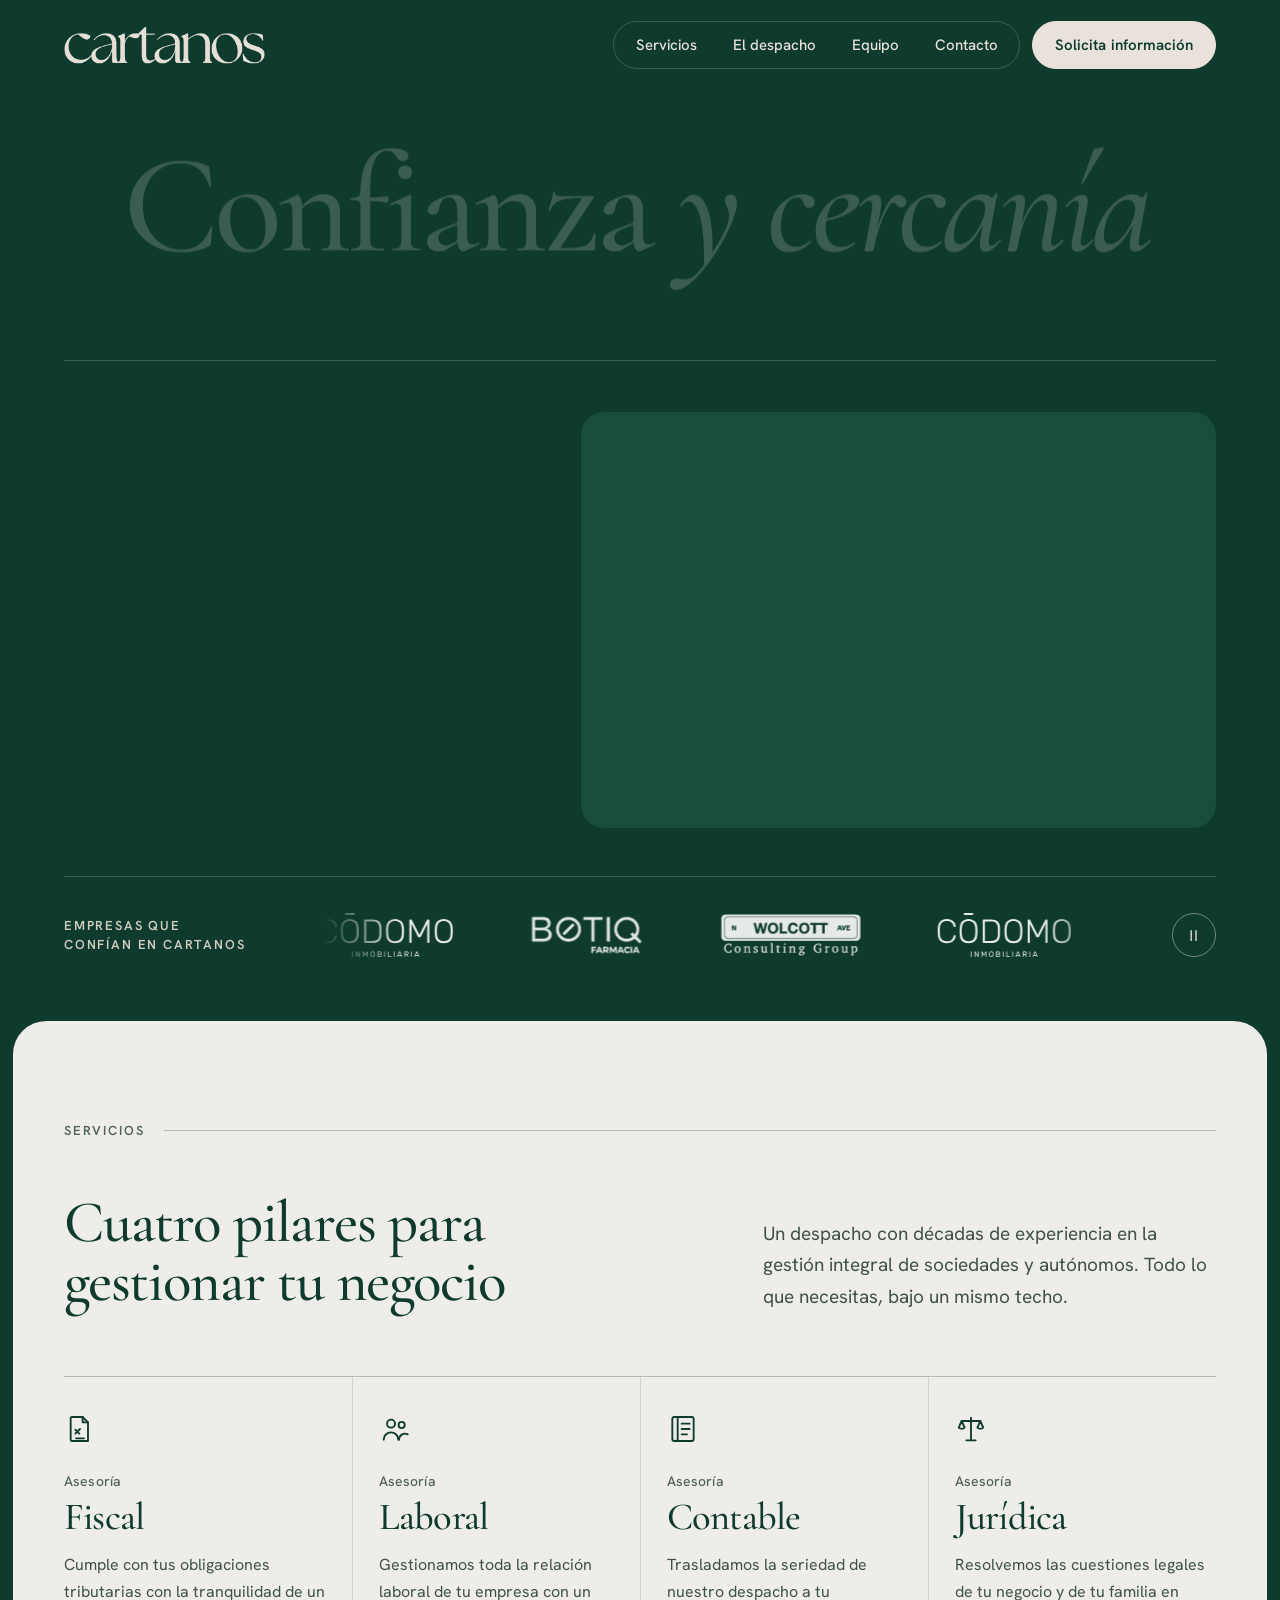
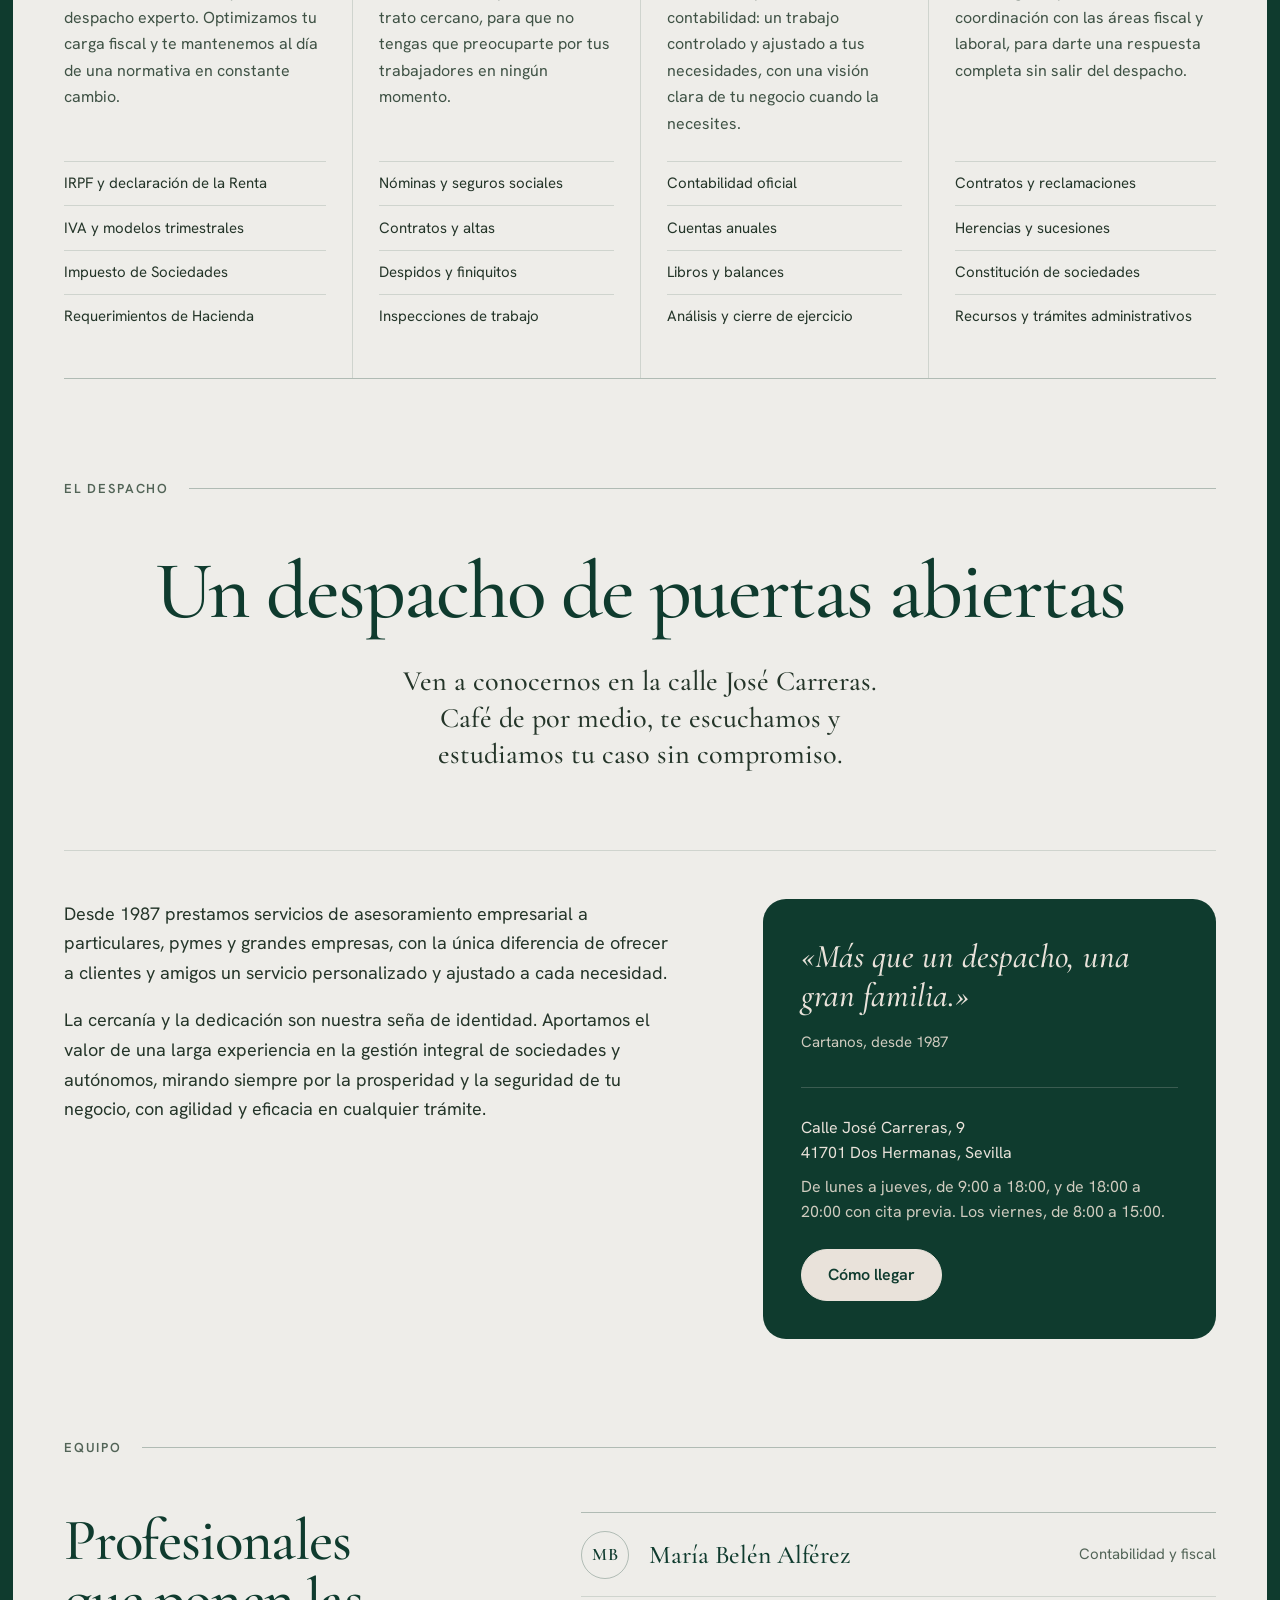
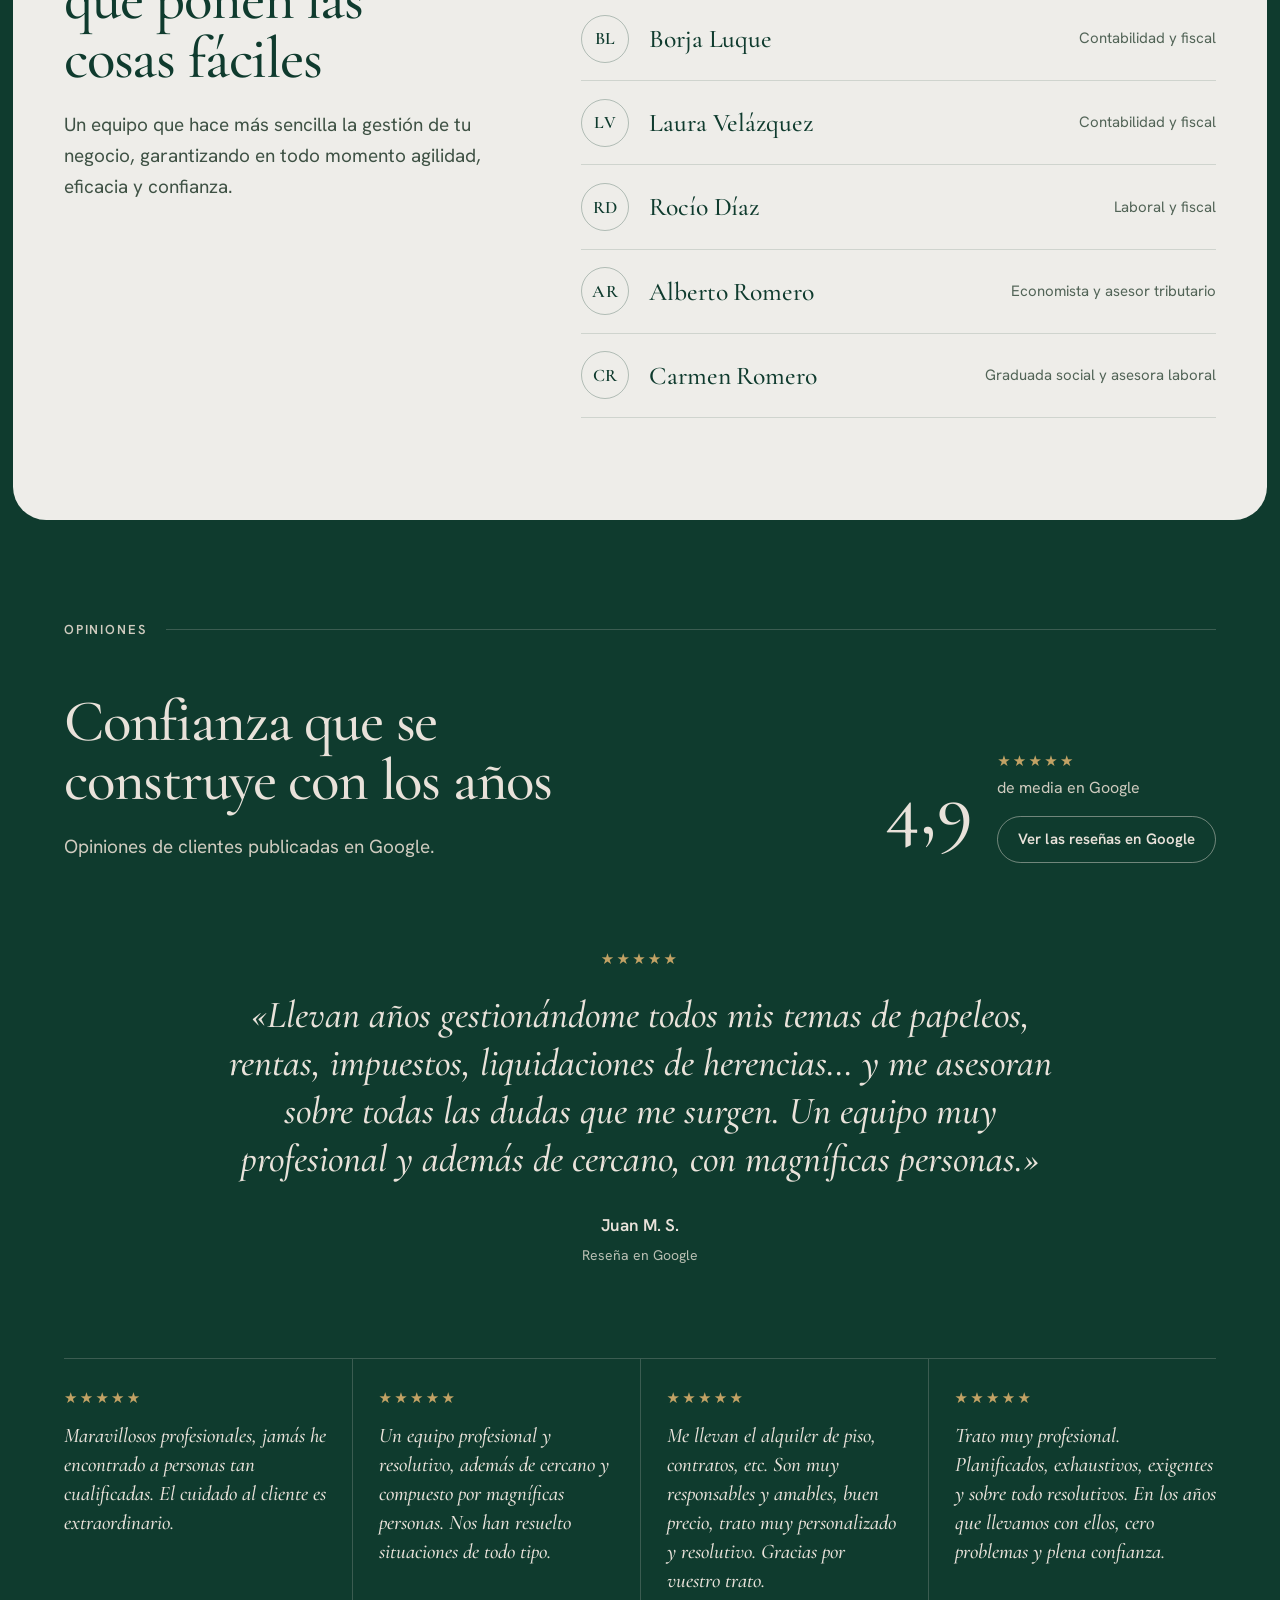
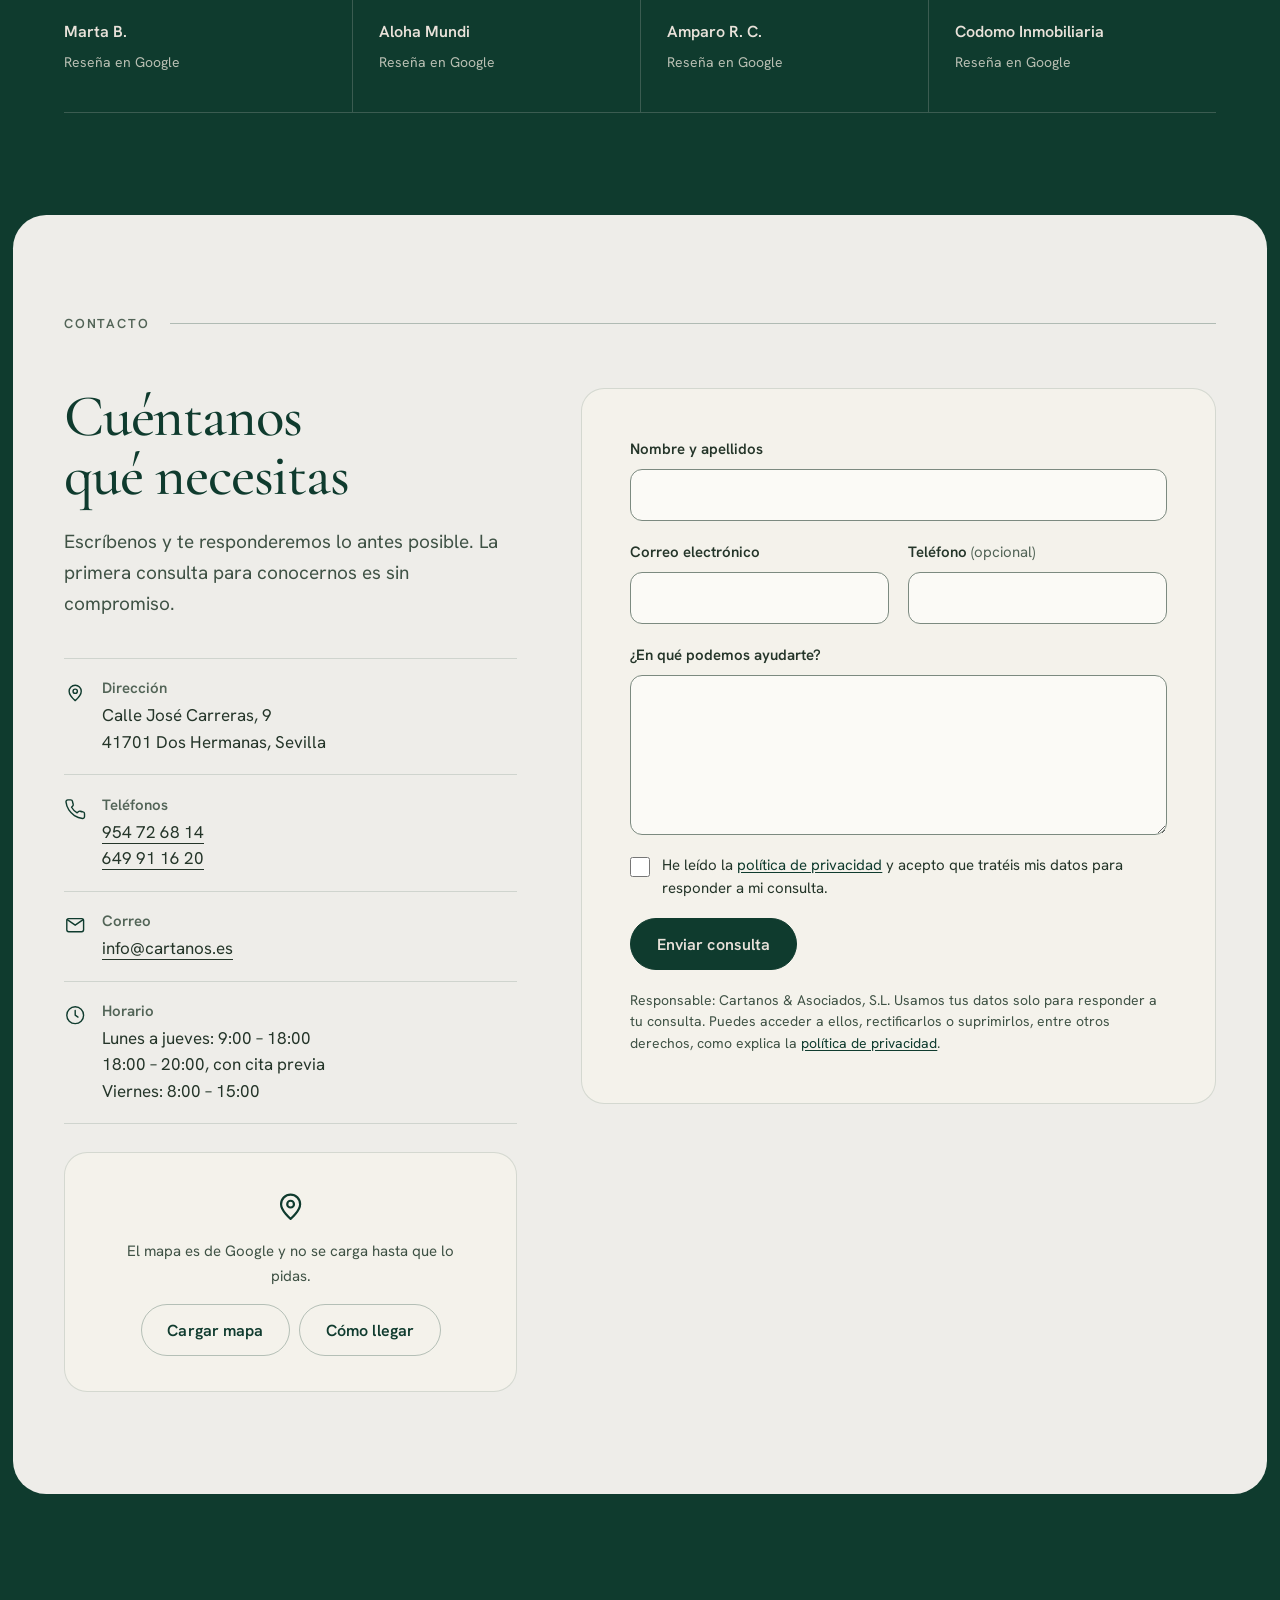
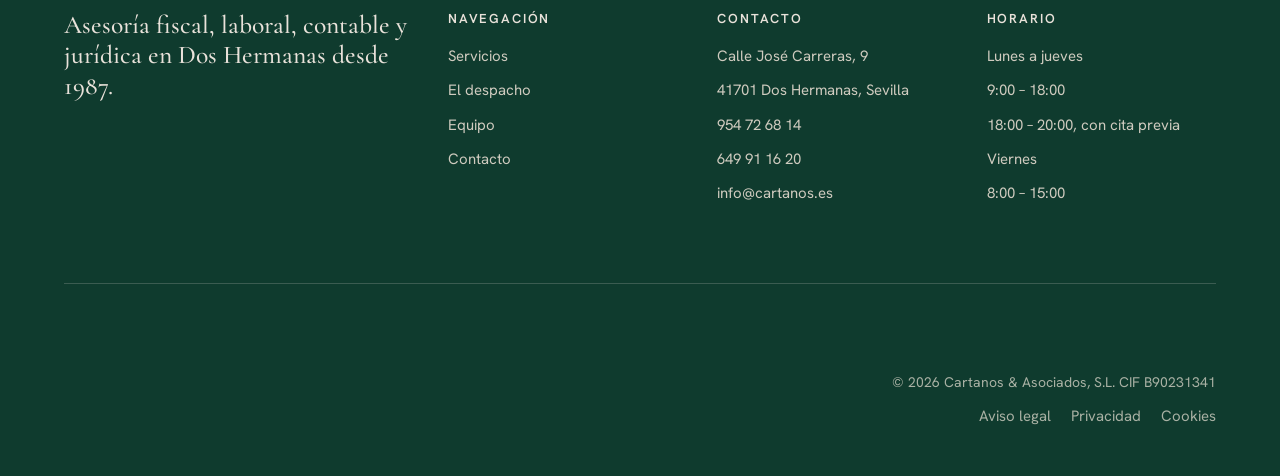
<file: contact.html>
<!DOCTYPE html>
<html lang="es">
<head>
<meta charset="utf-8">
<meta name="viewport" content="width=device-width, initial-scale=1">
<meta http-equiv="Content-Security-Policy" content="default-src 'none'; img-src 'self'; base-uri 'none'; form-action 'none'">
<meta name="referrer" content="strict-origin-when-cross-origin">
<meta http-equiv="refresh" content="0; url=/#contacto">
<link rel="canonical" href="https://www.cartanos.es/">
<title>Contacto | Cartanos</title>
<link rel="icon" href="/favicon.ico" sizes="32x32">
<link rel="icon" href="/favicon.svg" type="image/svg+xml">
</head>
<body>
<p><a href="/#contacto">Ir a los datos de contacto de Cartanos</a></p>
</body>
</html>
</file>
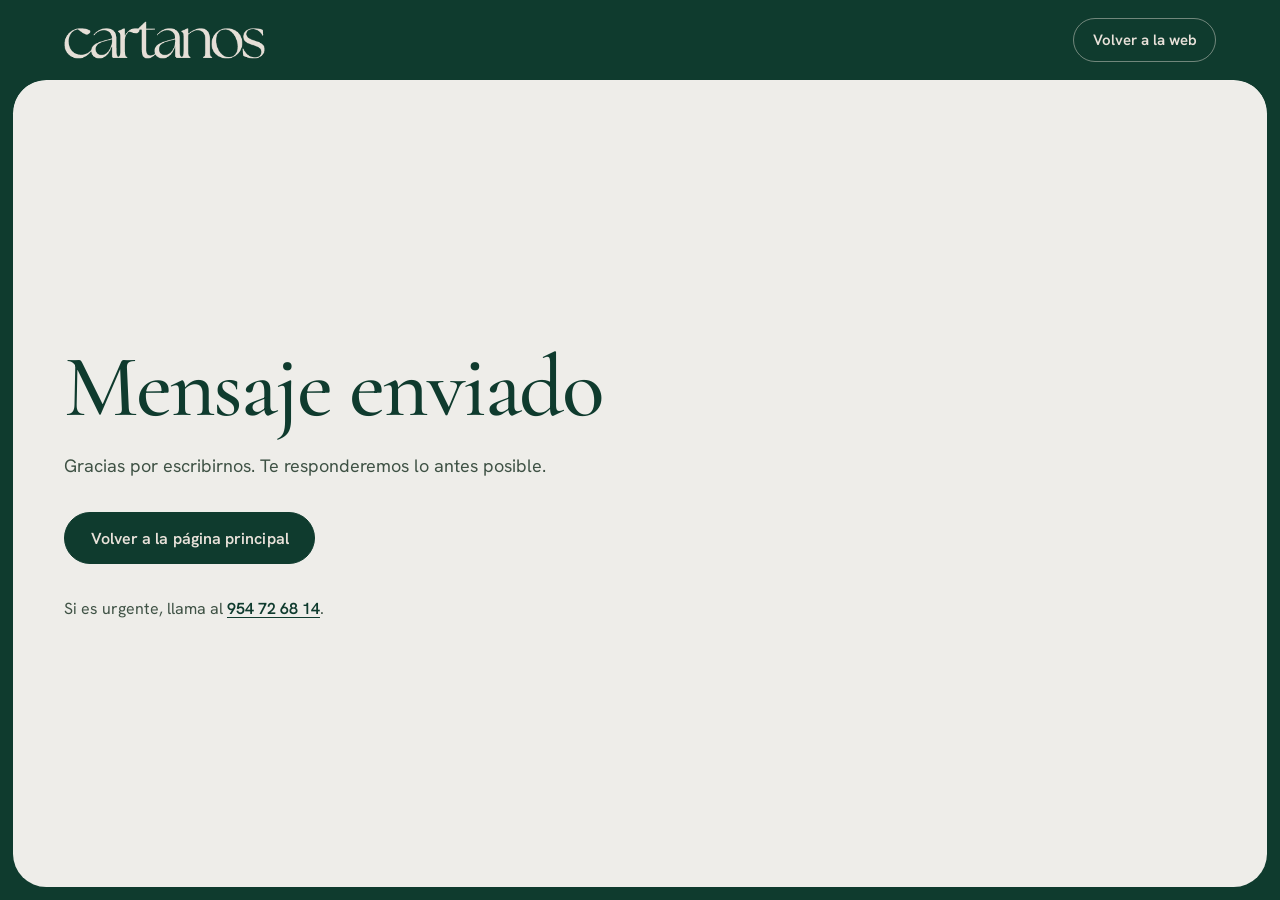
<file: gracias.html>
<!DOCTYPE html>
<html lang="es">
<head>
<meta charset="utf-8">
<meta name="viewport" content="width=device-width, initial-scale=1">
<meta http-equiv="Content-Security-Policy" content="default-src 'self'; script-src 'self' 'sha256-/x7W7R75k8Roq0WaVRQX9blP4OufE5xbAdzklGxsgpw='; style-src 'self'; img-src 'self'; font-src 'self'; connect-src 'self' https://api.web3forms.com; frame-src https://www.google.com https://maps.google.com; form-action 'self' https://api.web3forms.com; base-uri 'self'; object-src 'none'; upgrade-insecure-requests">
<meta name="referrer" content="strict-origin-when-cross-origin">
<title>Mensaje enviado | Cartanos</title>
<meta name="robots" content="noindex">
<meta name="theme-color" content="#0F3B2E">
<link rel="icon" href="favicon.ico" sizes="32x32">
<link rel="icon" href="favicon.svg" type="image/svg+xml">
<link rel="apple-touch-icon" href="apple-touch-icon.png">
<link rel="stylesheet" href="assets/css/web.css?v=807e86ea">
</head>
<body>
<a class="saltar" href="#contenido">Saltar al contenido</a>

<header class="cabecera cabecera--simple">
  <div class="contenedor cabecera__interior">
    <a class="marca" href="index.html"><img src="assets/img/logo-cartanos-crema-440.png" srcset="assets/img/logo-cartanos-crema-320.png 320w, assets/img/logo-cartanos-crema-440.png 440w, assets/img/logo-cartanos-crema-640.png 640w" sizes="(min-width: 901px) 202px, 156px" width="440" height="84" alt="Cartanos, página principal"></a>
    <a class="volver" href="index.html">Volver a la web</a>
  </div>
</header>
<main id="contenido" class="hoja pagina-simple">
  <div class="contenedor">
    <h1>Mensaje enviado</h1>
    <p>Gracias por escribirnos. Te responderemos lo antes posible.</p>
    <a class="boton boton--verde" href="index.html">Volver a la página principal</a>
    <p class="nota">Si es urgente, llama al <a href="tel:+34954726814">954&nbsp;72&nbsp;68&nbsp;14</a>.</p>
  </div>
</main>
</body>
</html>
</file>
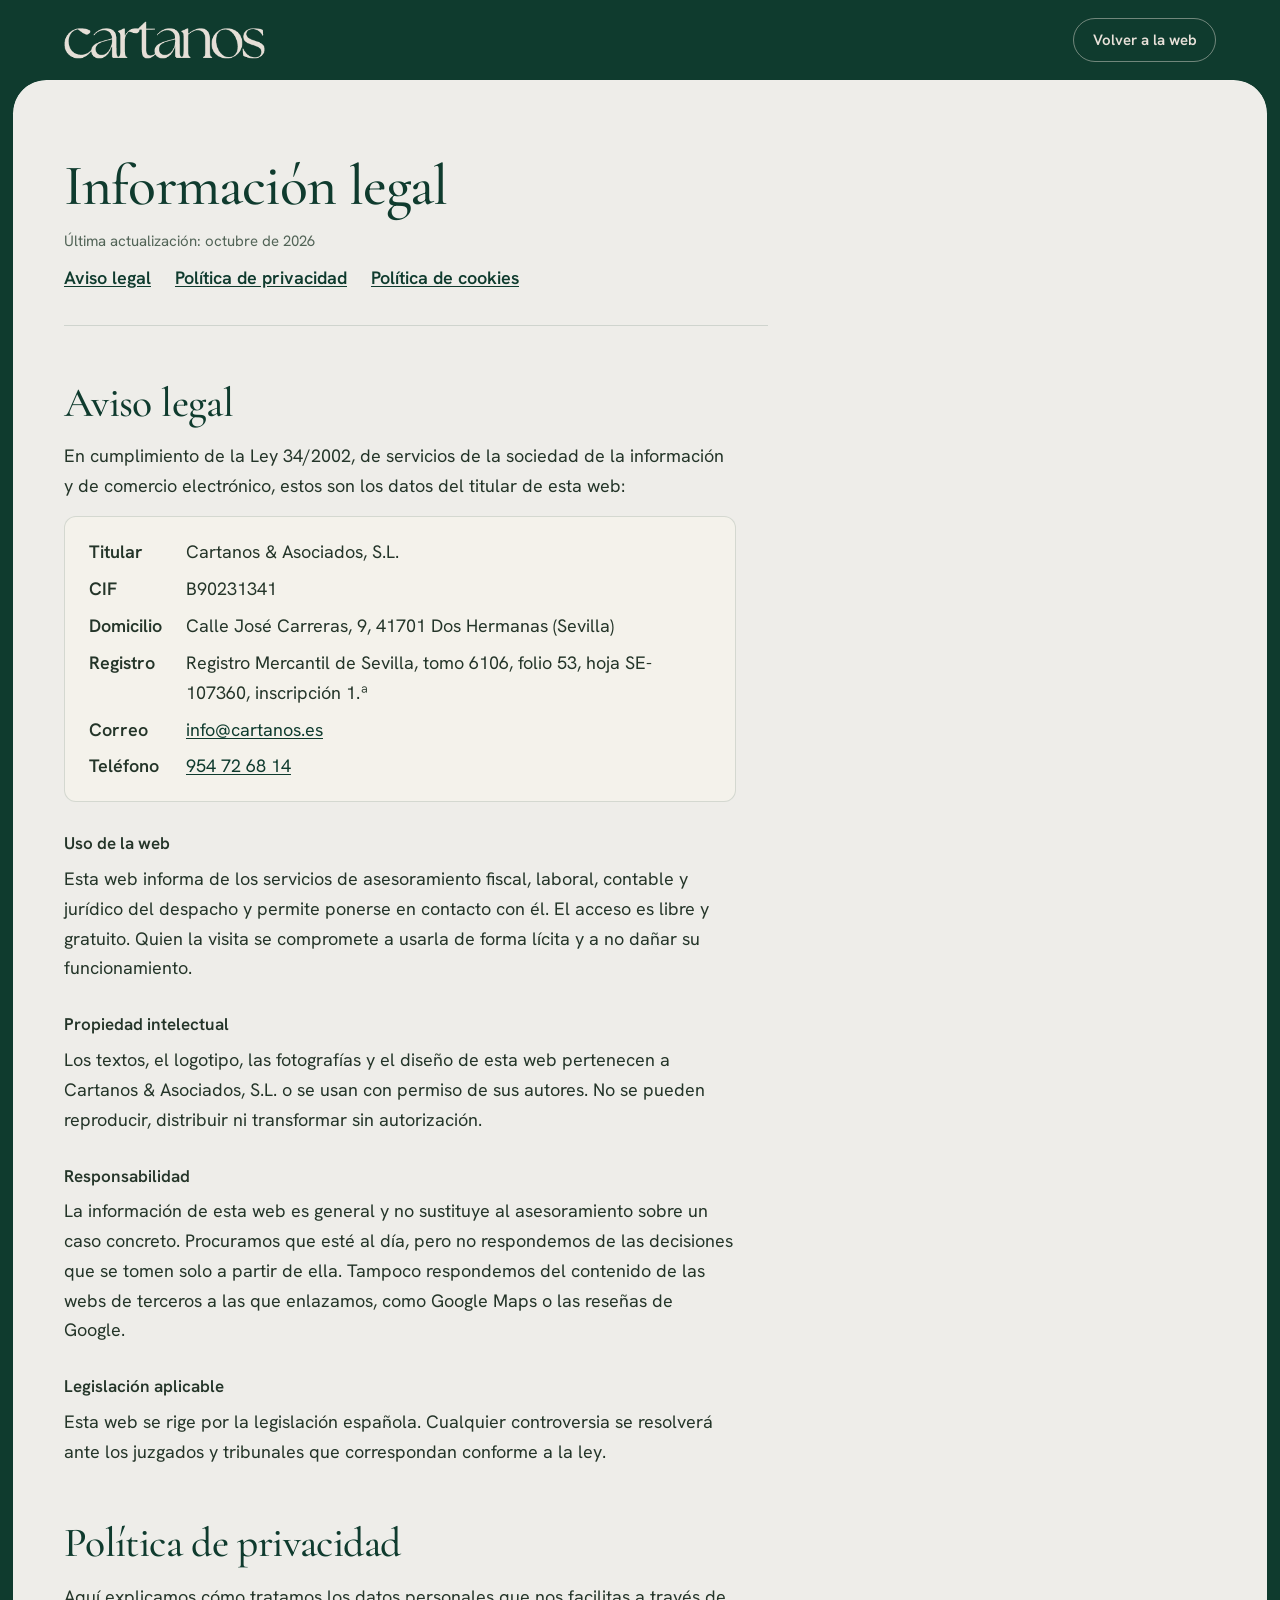
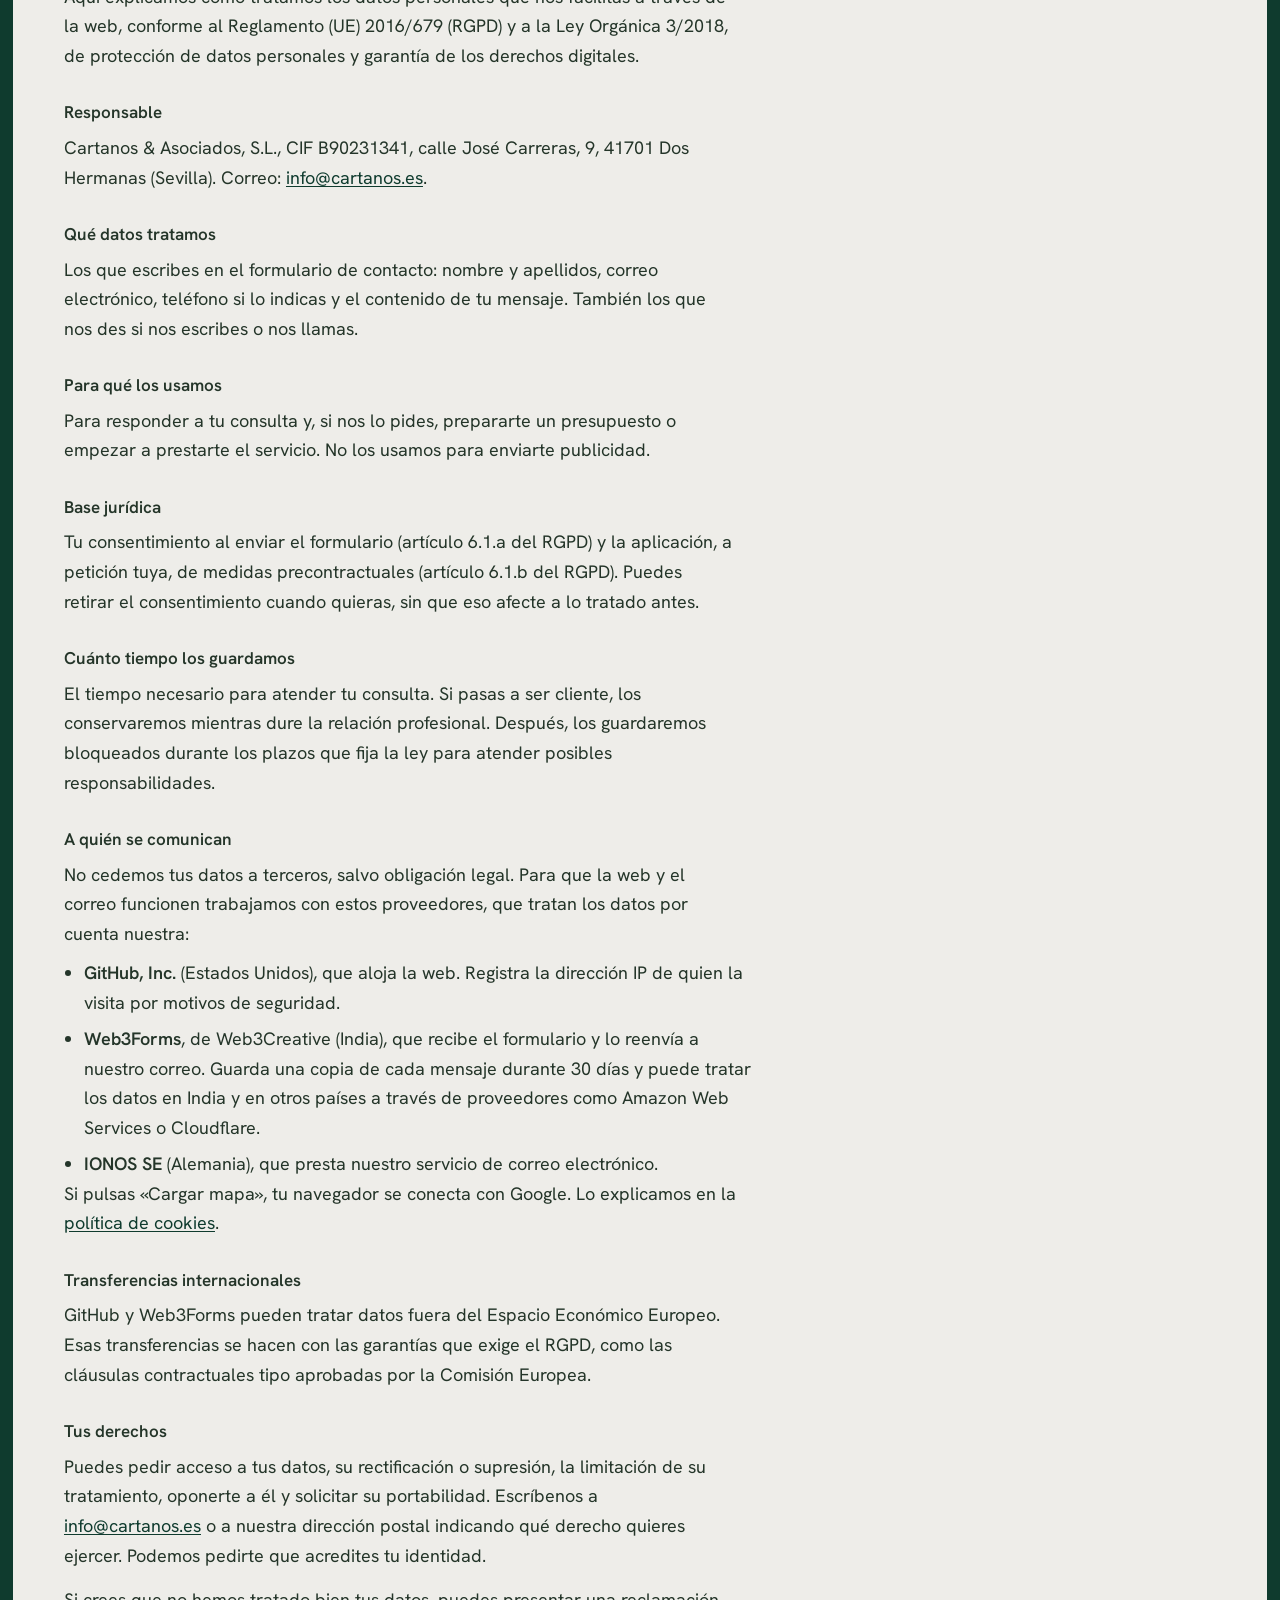
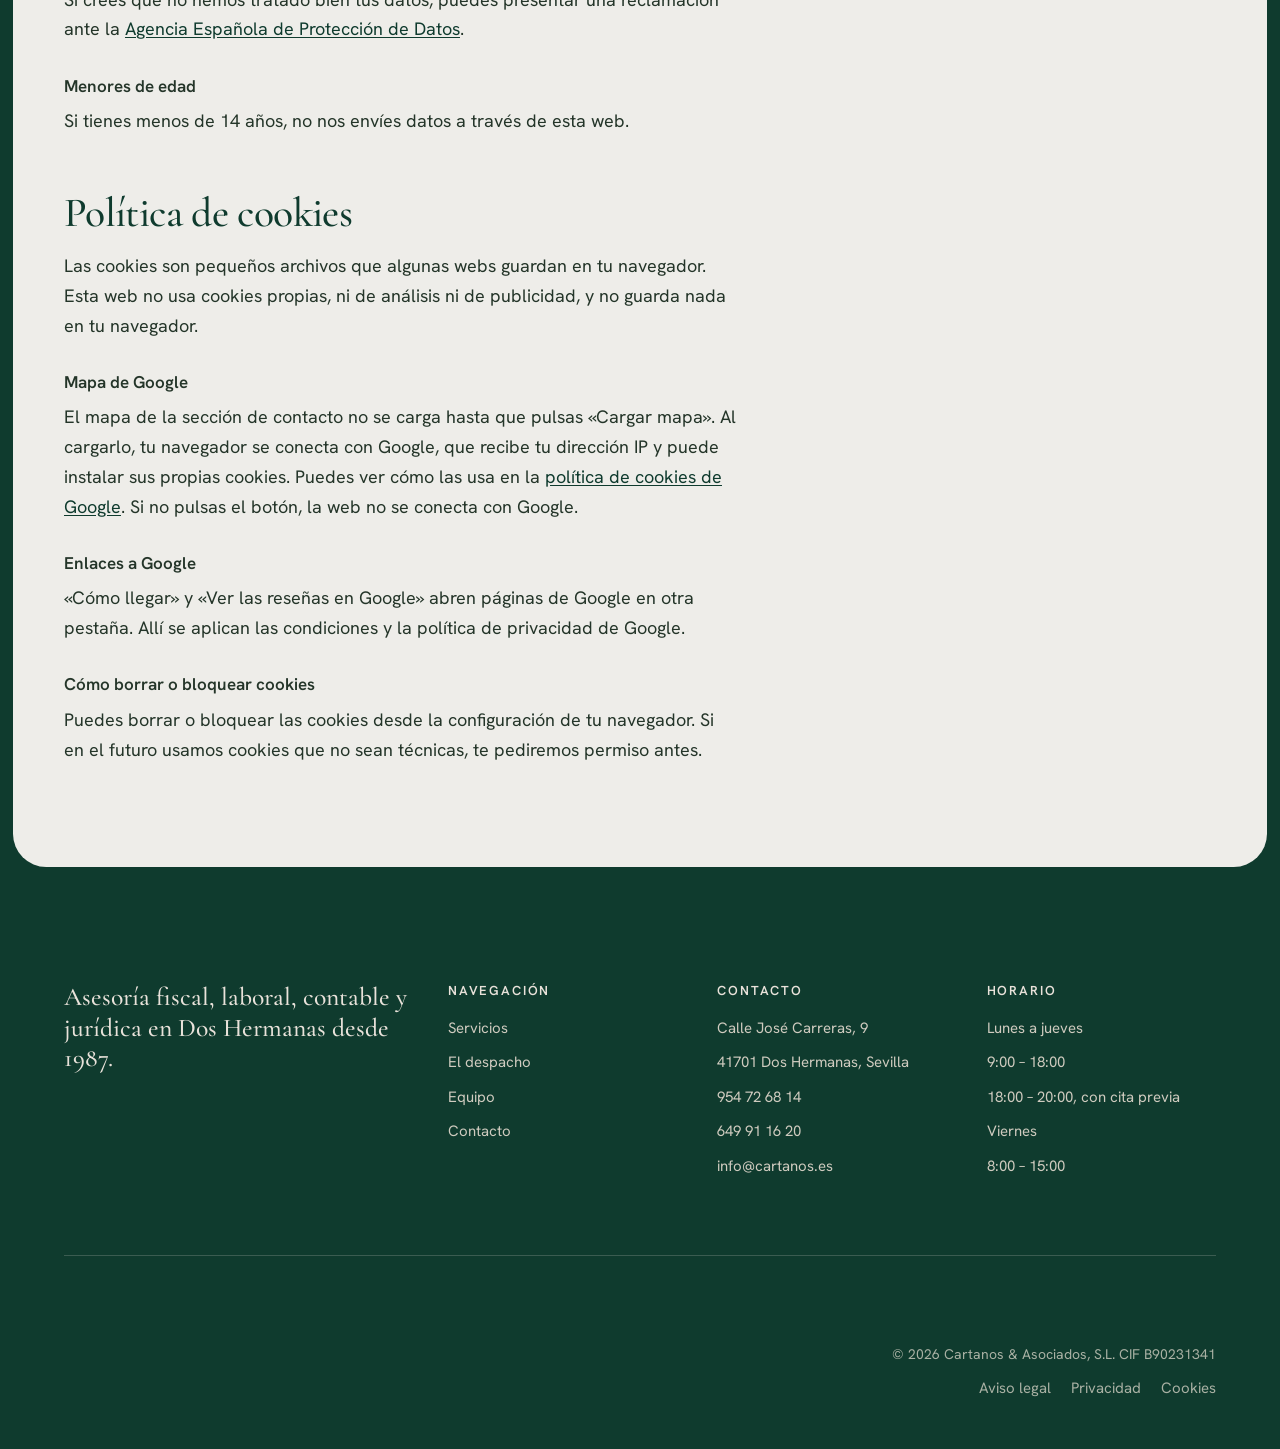
<file: legal.html>
<!DOCTYPE html>
<html lang="es">
<head>
<meta charset="utf-8">
<meta name="viewport" content="width=device-width, initial-scale=1">
<meta http-equiv="Content-Security-Policy" content="default-src 'self'; script-src 'self' 'sha256-/x7W7R75k8Roq0WaVRQX9blP4OufE5xbAdzklGxsgpw='; style-src 'self'; img-src 'self'; font-src 'self'; connect-src 'self' https://api.web3forms.com; frame-src https://www.google.com https://maps.google.com; form-action 'self' https://api.web3forms.com; base-uri 'self'; object-src 'none'; upgrade-insecure-requests">
<meta name="referrer" content="strict-origin-when-cross-origin">
<title>Aviso legal, privacidad y cookies | Cartanos</title>
<meta name="description" content="Aviso legal, política de privacidad y política de cookies de Cartanos & Asociados, S.L., asesoría en Dos Hermanas.">
<link rel="canonical" href="https://www.cartanos.es/legal.html">
<meta name="theme-color" content="#0F3B2E">
<link rel="icon" href="favicon.ico" sizes="32x32">
<link rel="icon" href="favicon.svg" type="image/svg+xml">
<link rel="apple-touch-icon" href="apple-touch-icon.png">
<link rel="preload" href="assets/fonts/hanken-grotesk-400.woff2" as="font" type="font/woff2" crossorigin>
<link rel="stylesheet" href="assets/css/web.css?v=807e86ea">
<script>document.documentElement.classList.add('js');</script>
</head>

<body>
<a class="saltar" href="#contenido">Saltar al contenido</a>

<header class="cabecera cabecera--simple">
  <div class="contenedor cabecera__interior">
    <a class="marca" href="index.html"><img src="assets/img/logo-cartanos-crema-440.png" srcset="assets/img/logo-cartanos-crema-320.png 320w, assets/img/logo-cartanos-crema-440.png 440w, assets/img/logo-cartanos-crema-640.png 640w" sizes="(min-width: 901px) 202px, 156px" width="440" height="84" alt="Cartanos, página principal"></a>
    <a class="volver" href="index.html">Volver a la web</a>
  </div>
</header>

<main id="contenido" class="hoja legal">
  <div class="contenedor">
    <div class="legal__cabeza">
      <h1>Información legal</h1>
      <p class="legal__fecha">Última actualización: octubre de 2026</p>
      <ul class="legal__indice" role="list">
        <li><a href="#aviso-legal">Aviso legal</a></li>
        <li><a href="#privacidad">Política de privacidad</a></li>
        <li><a href="#cookies">Política de cookies</a></li>
      </ul>
    </div>

    <h2 id="aviso-legal">Aviso legal</h2>
    <p>En cumplimiento de la Ley 34/2002, de servicios de la sociedad de la información y de comercio electrónico, estos son los datos del titular de esta web:</p>
    <dl class="ficha">
      <dt>Titular</dt><dd>Cartanos &amp; Asociados, S.L.</dd>
      <dt>CIF</dt><dd>B90231341</dd>
      <dt>Domicilio</dt><dd>Calle José Carreras, 9, 41701 Dos Hermanas (Sevilla)</dd>
      <dt>Registro</dt><dd>Registro Mercantil de Sevilla, tomo 6106, folio 53, hoja SE-107360, inscripción 1.ª</dd>
      <dt>Correo</dt><dd><a href="mailto:info@cartanos.es">info@cartanos.es</a></dd>
      <dt>Teléfono</dt><dd><a href="tel:+34954726814">954&nbsp;72&nbsp;68&nbsp;14</a></dd>
    </dl>

    <h3>Uso de la web</h3>
    <p>Esta web informa de los servicios de asesoramiento fiscal, laboral, contable y jurídico del despacho y permite ponerse en contacto con él. El acceso es libre y gratuito. Quien la visita se compromete a usarla de forma lícita y a no dañar su funcionamiento.</p>

    <h3>Propiedad intelectual</h3>
    <p>Los textos, el logotipo, las fotografías y el diseño de esta web pertenecen a Cartanos &amp; Asociados, S.L. o se usan con permiso de sus autores. No se pueden reproducir, distribuir ni transformar sin autorización.</p>

    <h3>Responsabilidad</h3>
    <p>La información de esta web es general y no sustituye al asesoramiento sobre un caso concreto. Procuramos que esté al día, pero no respondemos de las decisiones que se tomen solo a partir de ella. Tampoco respondemos del contenido de las webs de terceros a las que enlazamos, como Google Maps o las reseñas de Google.</p>

    <h3>Legislación aplicable</h3>
    <p>Esta web se rige por la legislación española. Cualquier controversia se resolverá ante los juzgados y tribunales que correspondan conforme a la ley.</p>

    <h2 id="privacidad">Política de privacidad</h2>
    <p>Aquí explicamos cómo tratamos los datos personales que nos facilitas a través de la web, conforme al Reglamento (UE) 2016/679 (RGPD) y a la Ley Orgánica 3/2018, de protección de datos personales y garantía de los derechos digitales.</p>

    <h3>Responsable</h3>
    <p>Cartanos &amp; Asociados, S.L., CIF B90231341, calle José Carreras, 9, 41701 Dos Hermanas (Sevilla). Correo: <a href="mailto:info@cartanos.es">info@cartanos.es</a>.</p>

    <h3>Qué datos tratamos</h3>
    <p>Los que escribes en el formulario de contacto: nombre y apellidos, correo electrónico, teléfono si lo indicas y el contenido de tu mensaje. También los que nos des si nos escribes o nos llamas.</p>

    <h3>Para qué los usamos</h3>
    <p>Para responder a tu consulta y, si nos lo pides, prepararte un presupuesto o empezar a prestarte el servicio. No los usamos para enviarte publicidad.</p>

    <h3>Base jurídica</h3>
    <p>Tu consentimiento al enviar el formulario (artículo 6.1.a del RGPD) y la aplicación, a petición tuya, de medidas precontractuales (artículo 6.1.b del RGPD). Puedes retirar el consentimiento cuando quieras, sin que eso afecte a lo tratado antes.</p>

    <h3>Cuánto tiempo los guardamos</h3>
    <p>El tiempo necesario para atender tu consulta. Si pasas a ser cliente, los conservaremos mientras dure la relación profesional. Después, los guardaremos bloqueados durante los plazos que fija la ley para atender posibles responsabilidades.</p>

    <h3>A quién se comunican</h3>
    <p>No cedemos tus datos a terceros, salvo obligación legal. Para que la web y el correo funcionen trabajamos con estos proveedores, que tratan los datos por cuenta nuestra:</p>
    <ul>
      <li><strong>GitHub, Inc.</strong> (Estados Unidos), que aloja la web. Registra la dirección IP de quien la visita por motivos de seguridad.</li>
      <li><strong>Web3Forms</strong>, de Web3Creative (India), que recibe el formulario y lo reenvía a nuestro correo. Guarda una copia de cada mensaje durante 30 días y puede tratar los datos en India y en otros países a través de proveedores como Amazon Web Services o Cloudflare.</li>
      <li><strong>IONOS SE</strong> (Alemania), que presta nuestro servicio de correo electrónico.</li>
    </ul>
    <p>Si pulsas «Cargar mapa», tu navegador se conecta con Google. Lo explicamos en la <a href="#cookies">política de cookies</a>.</p>

    <h3>Transferencias internacionales</h3>
    <p>GitHub y Web3Forms pueden tratar datos fuera del Espacio Económico Europeo. Esas transferencias se hacen con las garantías que exige el RGPD, como las cláusulas contractuales tipo aprobadas por la Comisión Europea.</p>

    <h3>Tus derechos</h3>
    <p>Puedes pedir acceso a tus datos, su rectificación o supresión, la limitación de su tratamiento, oponerte a él y solicitar su portabilidad. Escríbenos a <a href="mailto:info@cartanos.es">info@cartanos.es</a> o a nuestra dirección postal indicando qué derecho quieres ejercer. Podemos pedirte que acredites tu identidad.</p>
    <p>Si crees que no hemos tratado bien tus datos, puedes presentar una reclamación ante la <a href="https://www.aepd.es" target="_blank" rel="noopener noreferrer">Agencia Española de Protección de Datos</a>.</p>

    <h3>Menores de edad</h3>
    <p>Si tienes menos de 14 años, no nos envíes datos a través de esta web.</p>

    <h2 id="cookies">Política de cookies</h2>
    <p>Las cookies son pequeños archivos que algunas webs guardan en tu navegador. Esta web no usa cookies propias, ni de análisis ni de publicidad, y no guarda nada en tu navegador.</p>

    <h3>Mapa de Google</h3>
    <p>El mapa de la sección de contacto no se carga hasta que pulsas «Cargar mapa». Al cargarlo, tu navegador se conecta con Google, que recibe tu dirección IP y puede instalar sus propias cookies. Puedes ver cómo las usa en la <a href="https://policies.google.com/technologies/cookies?hl=es" target="_blank" rel="noopener noreferrer">política de cookies de Google</a>. Si no pulsas el botón, la web no se conecta con Google.</p>

    <h3>Enlaces a Google</h3>
    <p>«Cómo llegar» y «Ver las reseñas en Google» abren páginas de Google en otra pestaña. Allí se aplican las condiciones y la política de privacidad de Google.</p>

    <h3>Cómo borrar o bloquear cookies</h3>
    <p>Puedes borrar o bloquear las cookies desde la configuración de tu navegador. Si en el futuro usamos cookies que no sean técnicas, te pediremos permiso antes.</p>
  </div>
</main>

<footer class="pie sobre-verde">
  <div class="contenedor">
    <div class="pie__arriba">
      <p class="pie__frase">Asesoría fiscal, laboral, contable y jurídica en Dos Hermanas desde 1987.</p>
      <nav aria-labelledby="pie-navegacion">
        <h2 id="pie-navegacion">Navegación</h2>
        <ul>
          <li><a href="index.html#servicios">Servicios</a></li>
          <li><a href="index.html#despacho">El despacho</a></li>
          <li><a href="index.html#equipo">Equipo</a></li>
          <li><a href="index.html#contacto">Contacto</a></li>
        </ul>
      </nav>
      <div>
        <h2>Contacto</h2>
        <ul>
          <li>Calle José Carreras, 9</li>
          <li>41701 Dos Hermanas, Sevilla</li>
          <li><a href="tel:+34954726814">954&nbsp;72&nbsp;68&nbsp;14</a></li>
          <li><a href="tel:+34649911620">649&nbsp;91&nbsp;16&nbsp;20</a></li>
          <li><a href="mailto:info@cartanos.es">info@cartanos.es</a></li>
        </ul>
      </div>
      <div>
        <h2>Horario</h2>
        <ul>
          <li>Lunes a jueves</li>
          <li><span class="sin-corte">9:00 – 18:00</span></li>
          <li><span class="sin-corte">18:00 – 20:00</span>, con cita previa</li>
          <li>Viernes</li>
          <li><span class="sin-corte">8:00 – 15:00</span></li>
        </ul>
      </div>
    </div>
    <img class="pie__rotulo" src="assets/img/logo-cartanos-crema.svg" width="766" height="142" alt="" loading="lazy" decoding="async">
    <div class="pie__abajo">
      <p>© <span data-ano>2026</span> Cartanos &amp; Asociados, S.L. CIF B90231341</p>
      <ul class="pie__legal">
        <li><a href="legal.html#aviso-legal">Aviso legal</a></li>
        <li><a href="legal.html#privacidad">Privacidad</a></li>
        <li><a href="legal.html#cookies">Cookies</a></li>
      </ul>
    </div>
  </div>
</footer>

<script src="assets/js/web.js?v=c7149f7f" defer></script>
</body>
</html>
</file>
<file: assets/css/web.css>
/* cartanos · estilos. Tokens y decisiones en DESIGN.md */

@font-face { font-family: "Cormorant Garamond"; src: url("../fonts/cormorant-garamond-500.woff2") format("woff2"); font-weight: 500; font-style: normal; font-display: swap; }
@font-face { font-family: "Cormorant Garamond"; src: url("../fonts/cormorant-garamond-600.woff2") format("woff2"); font-weight: 600; font-style: normal; font-display: swap; }
@font-face { font-family: "Cormorant Garamond"; src: url("../fonts/cormorant-garamond-500-italic.woff2") format("woff2"); font-weight: 500; font-style: italic; font-display: swap; }
@font-face { font-family: "Hanken Grotesk"; src: url("../fonts/hanken-grotesk-400.woff2") format("woff2"); font-weight: 400; font-style: normal; font-display: swap; }
@font-face { font-family: "Hanken Grotesk"; src: url("../fonts/hanken-grotesk-500.woff2") format("woff2"); font-weight: 500; font-style: normal; font-display: swap; }
@font-face { font-family: "Hanken Grotesk"; src: url("../fonts/hanken-grotesk-600.woff2") format("woff2"); font-weight: 600; font-style: normal; font-display: swap; }

:root {
  --verde: #0F3B2E;
  --verde-700: #184C3B;
  --verde-900: #0A2A20;
  --piedra: #EEEDE9;
  --marfil: #F4F2EB;
  --crema: #E9E2DA;
  --crema-suave: #DCD8CC;
  --gris-verde: #CFCBBF;
  --tinta: #243529;
  --salvia: #526457;
  --texto-suave: #3F5245; /* párrafos sobre claro: 7:1 sobre la piedra; el salvia queda para etiquetas y notas */
  --laton: #C2A265;
  --laton-oscuro: #8A6D38;
  --error: #A13B2B;
  --borde-campo: #7C8A80;
  --linea: rgba(15, 59, 46, .14);
  --linea-fuerte: rgba(15, 59, 46, .28);
  --linea-clara: rgba(233, 226, 218, .2);
  --linea-clara-fuerte: rgba(233, 226, 218, .45);

  --serif: "Cormorant Garamond", Georgia, "Times New Roman", serif;
  --sans: "Hanken Grotesk", system-ui, -apple-system, "Segoe UI", Roboto, sans-serif;

  --ancho-total: 1760px;
  --margen: clamp(1.75rem, 5vw, 6rem);
  --marco: clamp(.5rem, 1vw, .875rem);
  --radio-hoja: clamp(1.25rem, 2.6vw, 2.25rem);
  --radio-tarjeta: clamp(1rem, 1.8vw, 1.5rem);
  --radio-campo: .75rem;
  --seccion: clamp(4rem, 8vw, 8rem);
  --cabecera: 4.25rem;
  --ease: cubic-bezier(.2, .7, .2, 1);
}
@media (min-width: 901px) { :root { --cabecera: 5rem; } }

*, *::before, *::after { box-sizing: border-box; }
* { margin: 0; padding: 0; }

/* el marco es verde: barras de desplazamiento oscuras; las hojas claras vuelven al esquema claro */
html { background: var(--verde); color-scheme: dark; -webkit-text-size-adjust: 100%; -webkit-tap-highlight-color: rgba(194, 162, 101, .25); scroll-padding-top: calc(var(--cabecera) + 1.5rem); }
/* desplazamiento suave al pulsar un enlace; con el tabulador salta al momento, para que el foco no quede fuera de la pantalla */
@media (prefers-reduced-motion: no-preference) { html { scroll-behavior: smooth; } html.teclado { scroll-behavior: auto; } }
a, button, input, label, textarea { touch-action: manipulation; }

body {
  font-family: var(--sans);
  font-size: 1.0625rem;
  line-height: 1.65;
  color: var(--crema);
  background: var(--verde);
  -webkit-font-smoothing: antialiased;
  text-rendering: optimizeLegibility;
}
@media (min-width: 1100px) { body { font-size: 1.125rem; } }
body.sin-scroll { overflow: hidden; }

img { display: block; max-width: 100%; height: auto; }
a { color: inherit; }

h1, h2, h3 {
  font-family: var(--serif);
  font-weight: 500;
  line-height: 1.04;
  letter-spacing: -.015em;
  color: var(--crema);
  text-wrap: balance;
}
h3 { font-weight: 600; letter-spacing: -.005em; }

::selection { background: var(--crema); color: var(--verde); }
:focus-visible { outline: 2.5px solid var(--crema); outline-offset: 3px; }

.solo-lectores {
  position: absolute; width: 1px; height: 1px; padding: 0; margin: -1px;
  overflow: hidden; clip: rect(0 0 0 0); white-space: nowrap; border: 0;
}

.saltar {
  position: absolute; left: .75rem; top: -4rem; z-index: 300;
  background: var(--crema); color: var(--verde);
  padding: .75rem 1.1rem; border-radius: 999px;
  font-weight: 600; text-decoration: none;
}
.saltar:focus { top: .75rem; }

.contenedor { width: 100%; max-width: var(--ancho-total); margin-inline: auto; padding-inline: var(--margen); }

/* ---------- hojas: el contenido claro va en láminas redondeadas dentro del marco verde ---------- */
.hoja {
  margin-inline: var(--marco);
  border-radius: var(--radio-hoja);
  background: var(--piedra);
  color: var(--tinta);
  color-scheme: light;
}
/* el texto de las hojas arranca en la misma vertical que el de la portada */
.hoja .contenedor { max-width: calc(var(--ancho-total) - 2 * var(--marco)); padding-inline: calc(var(--margen) - var(--marco)); }
.hoja h1, .hoja h2, .hoja h3 { color: var(--verde); }
.hoja ::selection { background: var(--verde); color: var(--crema); }
.hoja :focus-visible { outline-color: var(--verde); }
.hoja .sobre-verde :focus-visible { outline-color: var(--crema); }

.seccion { padding-block: var(--seccion); }
.hoja > .seccion + .seccion { padding-top: 0; }

/* rótulo de sección: el mismo nombre que en el menú, con un filete hasta el borde */
.rotulo {
  display: flex; align-items: center; gap: 1.25rem;
  margin-bottom: clamp(2.25rem, 4.5vw, 4rem);
  font-size: .8125rem; font-weight: 600; line-height: 1; letter-spacing: .14em; text-transform: uppercase;
  color: var(--salvia);
}
.rotulo::after { content: ""; flex: 1; height: 1px; background: var(--linea-fuerte); }
.sobre-verde .rotulo { color: var(--gris-verde); }
.sobre-verde .rotulo::after { background: var(--linea-clara); }

.encabezado { max-width: 44rem; margin-bottom: clamp(2.5rem, 5vw, 4.5rem); }
.encabezado h2 { margin-bottom: 1.25rem; font-size: clamp(2.5rem, 4.6vw, 4.75rem); line-height: 1; letter-spacing: -.02em; }
.encabezado p { max-width: 34rem; font-size: 1.125rem; color: var(--texto-suave); }
.sobre-verde .encabezado p { color: var(--gris-verde); }
@media (min-width: 1100px) {
  .encabezado p { font-size: 1.1875rem; }
  .encabezado--partido {
    display: grid; grid-template-columns: minmax(0, 7fr) minmax(0, 5fr);
    gap: clamp(3rem, 5vw, 7rem); align-items: end; max-width: none;
  }
  .encabezado--partido h2 { margin-bottom: 0; }
}

/* título a la izquierda y contenido a la derecha en pantallas anchas */
.rejilla-lateral { display: grid; gap: clamp(2rem, 4vw, 4rem); }
@media (min-width: 1100px) {
  .rejilla-lateral { grid-template-columns: minmax(0, 5fr) minmax(0, 7fr); gap: clamp(3rem, 5vw, 7rem); align-items: start; }
  .rejilla-lateral > .encabezado { margin-bottom: 0; }
  .lateral-fijo { position: sticky; top: calc(var(--cabecera) + 2.5rem); }
}

/* ---------- botones: píldoras ---------- */
.boton {
  display: inline-flex; align-items: center; justify-content: center; gap: .6rem;
  min-height: 3.25rem; padding: .85rem 1.6rem;
  font: 600 1rem/1.2 var(--sans); letter-spacing: .005em;
  border: 1px solid transparent; border-radius: 999px;
  text-decoration: none; cursor: pointer;
  transition: background-color .25s var(--ease), color .25s var(--ease), border-color .25s var(--ease);
}
.boton svg { width: 1.1em; height: 1.1em; flex: none; fill: none; stroke: currentColor; stroke-width: 1.8; stroke-linecap: round; stroke-linejoin: round; }
.boton--verde { background: var(--verde); border-color: var(--verde); color: var(--crema); }
.boton--verde:hover { background: var(--verde-700); border-color: var(--verde-700); }
.boton--crema { background: var(--crema); border-color: var(--crema); color: var(--verde); }
.boton--crema:hover { background: #fff; border-color: #fff; }
.boton--contorno { background: transparent; border-color: var(--linea-fuerte); color: var(--verde); }
.boton--contorno:hover { border-color: var(--verde); background: rgba(15, 59, 46, .05); }
.boton--contorno-claro { background: transparent; border-color: var(--linea-clara-fuerte); color: var(--crema); }
.boton--contorno-claro:hover { border-color: var(--crema); background: rgba(233, 226, 218, .1); }
.boton[disabled], .boton[aria-disabled="true"] { opacity: .65; cursor: progress; }

.boton-icono {
  display: inline-flex; align-items: center; justify-content: center;
  width: 2.75rem; height: 2.75rem; padding: 0;
  border: 1px solid var(--linea-clara-fuerte); border-radius: 50%; background: none;
  color: var(--crema); cursor: pointer; text-decoration: none;
  transition: background-color .2s var(--ease), border-color .2s var(--ease);
}
.boton-icono svg { width: 1.2rem; height: 1.2rem; fill: none; stroke: currentColor; stroke-width: 1.7; stroke-linecap: round; stroke-linejoin: round; }
.boton-icono:hover { background: rgba(233, 226, 218, .1); border-color: var(--crema); }

.boton-menu {
  display: inline-flex; align-items: center; gap: .55rem;
  min-height: 2.75rem; padding: 0 1.05rem 0 1.25rem;
  border: 1px solid var(--linea-clara-fuerte); border-radius: 999px; background: none;
  font: 600 .9375rem/1 var(--sans); color: var(--crema); cursor: pointer;
  transition: background-color .2s var(--ease), border-color .2s var(--ease);
}
.boton-menu svg { width: 1.15rem; height: 1.15rem; fill: none; stroke: currentColor; stroke-width: 1.8; stroke-linecap: round; }
.boton-menu:hover { background: rgba(233, 226, 218, .1); border-color: var(--crema); }
/* en pantallas muy estrechas el botón se queda en círculo; «Menú» sigue siendo su nombre para lectores de pantalla */
@media (max-width: 384px) {
  .boton-menu { width: 2.75rem; padding: 0; justify-content: center; }
  .boton-menu__texto { position: absolute; width: 1px; height: 1px; overflow: hidden; clip: rect(0 0 0 0); white-space: nowrap; }
}

/* ---------- cabecera: verde siempre, es el borde de arriba del marco ---------- */
.cabecera { position: sticky; top: 0; z-index: 100; background: var(--verde); }
/* esquinas interiores: cuando una hoja pasa por debajo, se ve redondeada contra el verde */
.cabecera::before, .cabecera::after {
  content: ""; position: absolute; top: 100%;
  width: var(--radio-hoja); height: var(--radio-hoja); pointer-events: none;
}
.cabecera::before { left: var(--marco); background: radial-gradient(circle at 100% 100%, rgba(15, 59, 46, 0) calc(var(--radio-hoja) - .5px), var(--verde) var(--radio-hoja)); }
.cabecera::after { right: var(--marco); background: radial-gradient(circle at 0 100%, rgba(15, 59, 46, 0) calc(var(--radio-hoja) - .5px), var(--verde) var(--radio-hoja)); }

.cabecera__interior { display: flex; align-items: center; justify-content: space-between; gap: 1rem; min-height: var(--cabecera); }

.marca { display: inline-flex; align-items: center; flex: none; min-height: 2.75rem; text-decoration: none; border-radius: 4px; }
.marca img { height: 1.85rem; width: auto; }
@media (min-width: 901px) { .marca img { height: 2.4rem; } }

.menu { display: flex; align-items: center; gap: .75rem; }
.menu__lista {
  display: flex; align-items: center; gap: .15rem; list-style: none;
  padding: .3rem; border: 1px solid var(--linea-clara); border-radius: 999px;
}
.menu__lista a {
  display: block; padding: .6rem 1.05rem; border-radius: 999px;
  font-size: .9375rem; font-weight: 500; line-height: 1.2; color: var(--crema); text-decoration: none;
  transition: background-color .2s var(--ease);
}
.menu__lista a:hover { background: rgba(233, 226, 218, .1); }
.menu > .boton { min-height: 2.95rem; padding: .7rem 1.35rem; font-size: .9375rem; }
.menu__extra, .menu__cerrar { display: none; }
.cabecera__acciones { display: none; align-items: center; gap: .5rem; }
.velo { display: none; }

@media (max-width: 900px) {
  /* sin JavaScript: el menú se queda visible y en varias líneas */
  .cabecera__interior { flex-wrap: wrap; padding-block: .5rem; }
  .menu__lista { flex-wrap: wrap; padding: 0; border: 0; }
  .menu__lista a { padding: .45rem .7rem; }
  .menu > .boton { display: none; }

  /* con JavaScript: una hoja que entra desde la derecha */
  .js .cabecera__interior { flex-wrap: nowrap; padding-block: 0; }
  .js .cabecera__acciones { display: flex; }
  .js .menu {
    position: fixed; top: var(--marco); right: var(--marco); bottom: var(--marco); z-index: 120;
    width: min(calc(100vw - 2 * var(--marco)), 24rem);
    flex-direction: column; align-items: stretch; gap: 0;
    padding: 5.25rem 1.75rem 2rem;
    background: var(--piedra); color: var(--tinta); color-scheme: light;
    border-radius: var(--radio-hoja);
    overflow-y: auto; overscroll-behavior: contain;
    transform: translateX(calc(100% + 2rem)); visibility: hidden;
    transition: transform .4s var(--ease), visibility 0s linear .4s;
  }
  .js .menu.abierto { transform: none; visibility: visible; transition: transform .4s var(--ease); }
  .js .menu__lista { flex-direction: column; flex-wrap: nowrap; align-items: stretch; gap: 0; padding: 0; border: 0; border-radius: 0; border-top: 1px solid var(--linea); }
  .js .menu__lista li { border-bottom: 1px solid var(--linea); }
  .js .menu__lista a { padding: .9rem 0; border-radius: 0; font-family: var(--serif); font-size: 2rem; font-weight: 500; line-height: 1.1; color: var(--verde); }
  .js .menu__lista a:hover { background: none; color: var(--verde-700); }
  .js .menu > .boton { display: inline-flex; margin-top: 2rem; min-height: 3.25rem; font-size: 1rem; background: var(--verde); border-color: var(--verde); color: var(--crema); }
  .js .menu > .boton:hover { background: var(--verde-700); border-color: var(--verde-700); }
  .js .menu__cerrar { display: inline-flex; position: absolute; top: 1rem; right: 1rem; color: var(--verde); border-color: var(--linea-fuerte); }
  .js .menu__cerrar:hover { background: rgba(15, 59, 46, .06); border-color: var(--verde); }
  .js .menu__extra { display: block; margin-top: 1.75rem; font-size: .9375rem; color: var(--salvia); }
  .menu__extra a { color: var(--tinta); font-weight: 600; text-decoration: none; border-bottom: 1px solid var(--linea-fuerte); }
  .menu__extra p + p { margin-top: .35rem; }
  .js .menu :focus-visible { outline-color: var(--verde); }
  .js .velo {
    display: block; position: fixed; inset: 0; z-index: 110;
    background: rgba(10, 42, 32, .55);
    opacity: 0; visibility: hidden;
    transition: opacity .35s var(--ease), visibility 0s linear .35s;
  }
  .js .velo.visible { opacity: 1; visibility: visible; transition: opacity .35s var(--ease); }
}

/* ---------- portada: verde liso, el lema a todo lo ancho y la entrada del despacho ---------- */
.portada { overflow: hidden; padding-block: clamp(1.75rem, 4vw, 3.25rem) clamp(2rem, 4vw, 3rem); }
/* lema y línea de debajo centrados, como el logotipo y su línea en el rótulo */
.portada__titulo { text-align: center; }
/* −0,025 em: compensa el blanco lateral de la «C» para que el lema quede centrado a la vista */
.portada__titulo .lema {
  position: relative; left: -.025em; display: block; font-size: 21vw; font-weight: 500;
  line-height: .86; letter-spacing: -.03em; color: var(--crema);
}
.lema__recta, .lema__cursiva { display: block; }
.lema__cursiva { font-style: italic; }
@media (min-width: 700px) {
  .portada__titulo .lema { font-size: min(11vw, 12.25rem); white-space: nowrap; }
  .lema__recta, .lema__cursiva { display: inline; }
}
/* la línea de debajo, en latón y entre dos filetes; en una sola línea desde 700 px (mide 32,5 em) */
.portada__titulo .donde {
  display: block; margin-top: clamp(1.5rem, 2.2vw, 2rem);
  font-family: var(--sans); font-size: clamp(1rem, 1.65vw, 1.5rem); font-weight: 400;
  line-height: 1.35; letter-spacing: 0; color: var(--laton);
}
@media (min-width: 700px) {
  .portada__titulo .donde { display: flex; align-items: center; justify-content: center; gap: clamp(.75rem, 1.5vw, 1.25rem); white-space: nowrap; }
  .portada__titulo .donde::before, .portada__titulo .donde::after { content: ""; flex: none; width: clamp(1.25rem, 4vw, 4rem); height: 1px; background: currentColor; opacity: .7; }
}

.portada__cuerpo {
  display: grid; gap: clamp(2.25rem, 5vw, 3rem);
  margin-top: clamp(2rem, 4vw, 3.25rem); padding-top: clamp(2rem, 4vw, 3.25rem);
  border-top: 1px solid var(--linea-clara);
}
@media (min-width: 1000px) {
  .portada__cuerpo { grid-template-columns: minmax(0, 5fr) minmax(0, 7fr); gap: clamp(3rem, 5vw, 6rem); }
}
.portada__intro { max-width: 34rem; font-size: clamp(1.125rem, 1.4vw, 1.375rem); line-height: 1.55; color: var(--crema-suave); }
.portada__acciones { display: flex; flex-wrap: wrap; gap: .75rem; margin-top: 2rem; }
@media (max-width: 420px) { .portada__acciones .boton { width: 100%; } }


.portada__foto { position: relative; overflow: hidden; aspect-ratio: 4 / 3; border-radius: var(--radio-tarjeta); background: var(--verde-700); }
@media (min-width: 1000px) { .portada__foto { aspect-ratio: auto; min-height: 26rem; } }
.portada__foto img { position: absolute; inset: 0; width: 100%; height: 100%; object-fit: cover; object-position: 54% 40%; }
.portada__foto figcaption {
  position: absolute; left: .875rem; bottom: .875rem;
  padding: .5rem .95rem; border-radius: 999px;
  background: var(--verde);
  font-size: .875rem; font-weight: 500; line-height: 1.3; color: var(--crema);
}

/* un solo momento de movimiento: la entrada se abre como su puerta corredera */
@media (prefers-reduced-motion: no-preference) {
  .js .entrada { opacity: 0; transform: translateY(18px); animation: aparecer .9s var(--ease) forwards; }
  .js .entrada--1 { animation-delay: .05s; }
  .js .entrada--2 { animation-delay: .2s; }
  .js .entrada--3 { animation-delay: .32s; }
  .js .entrada--4 { animation-delay: .42s; }
  .js .portada__foto img { clip-path: inset(0 50% 0 50%); animation: abrirPuertas 1.5s cubic-bezier(.65, 0, .15, 1) .25s forwards; }
  .js .portada__foto figcaption { opacity: 0; animation: aparecer .8s var(--ease) 1.4s forwards; }
}
@keyframes aparecer { to { opacity: 1; transform: none; } }
@keyframes abrirPuertas { to { clip-path: inset(0 0 0 0); } }

/* ---------- empresas que confían: cinta de logotipos, en el mismo verde ---------- */
.clientes { padding-bottom: clamp(2.5rem, 5vw, 4rem); }
/* móvil: el título y el botón de parar en una fila, la cinta debajo; pantallas anchas: los tres en línea */
.clientes__interior { display: grid; grid-template-columns: minmax(0, 1fr) auto; align-items: center; gap: 1.25rem 1rem; padding-top: clamp(1.5rem, 3vw, 2.25rem); border-top: 1px solid var(--linea-clara); }
.clientes__pista { grid-column: 1 / -1; }
.clientes__pausa { grid-row: 1; grid-column: 2; }
@media (min-width: 900px) {
  .clientes__interior { grid-template-columns: minmax(9rem, 13rem) minmax(0, 1fr); gap: clamp(2rem, 4vw, 4rem); }
  .clientes__pista, .clientes__pausa { grid-row: auto; grid-column: auto; }
}
@media (min-width: 900px) and (prefers-reduced-motion: no-preference) {
  .js .clientes__interior { grid-template-columns: minmax(9rem, 13rem) minmax(0, 1fr) auto; }
}
.clientes__titulo {
  font-family: var(--sans); font-size: .8125rem; font-weight: 600; line-height: 1.5;
  letter-spacing: .14em; text-transform: uppercase; color: var(--gris-verde);
}
/* quieta (sin JavaScript o con el movimiento reducido): los tres logotipos, centrados y sin botón */
.clientes__pista { display: flex; justify-content: center; }
.clientes__lista { --hueco: clamp(3rem, 6vw, 5.5rem); display: flex; flex-wrap: wrap; justify-content: center; align-items: center; gap: 2rem var(--hueco); list-style: none; }
.clientes__lista[aria-hidden="true"], .clientes__rep, .clientes__pausa { display: none; }
/* en marcha: dos listas iguales seguidas; cuando la primera ha salido entera, la segunda ocupa su sitio y el giro no se nota.
   Se para al pasar el ratón y con su botón, que la deja quieta hasta que se vuelve a pulsar */
@media (prefers-reduced-motion: no-preference) {
  .js .clientes__pista {
    justify-content: flex-start; overflow: hidden;
    -webkit-mask-image: linear-gradient(90deg, transparent, #000 10%, #000 90%, transparent);
            mask-image: linear-gradient(90deg, transparent, #000 10%, #000 90%, transparent);
  }
  .js .clientes__lista { flex: none; flex-wrap: nowrap; justify-content: flex-start; gap: var(--hueco); padding-right: var(--hueco); animation: clientes-pasan 58s linear infinite; }
  .js .clientes__lista[aria-hidden="true"] { display: flex; }
  .js .clientes__rep { display: block; }
  .js .clientes__pausa { display: inline-flex; }
  .js .clientes__pista:hover .clientes__lista, .js .clientes--parada .clientes__lista { animation-play-state: paused; }
}
.clientes__pausa[aria-pressed="true"] .icono-pausa, .clientes__pausa:not([aria-pressed="true"]) .icono-seguir { display: none; }
.clientes__lista li { flex: none; }
.clientes__lista img { width: auto; max-width: none; height: 2.75rem; opacity: .9; }
.clientes__lista .cliente--botiq img { height: 2.5rem; }
.clientes__lista .cliente--wolcott img { height: 2.625rem; }
@media (max-width: 699px) {
  .clientes__lista img { height: 2.35rem; }
  .clientes__lista .cliente--botiq img { height: 2.15rem; }
  .clientes__lista .cliente--wolcott img { height: 2.25rem; }
}
@keyframes clientes-pasan { to { transform: translateX(-100%); } }

/* ---------- servicios: una tabla con filetes ---------- */
.areas { display: grid; border-top: 1px solid var(--linea-fuerte); }
.area { padding-block: clamp(1.75rem, 3vw, 2.5rem); border-bottom: 1px solid var(--linea); }
@media (min-width: 700px) and (max-width: 1199px) {
  .areas { grid-template-columns: repeat(2, minmax(0, 1fr)); }
  .area:nth-child(odd) { padding-right: clamp(1.25rem, 3vw, 2.5rem); border-right: 1px solid var(--linea); }
  .area:nth-child(even) { padding-left: clamp(1.25rem, 3vw, 2.5rem); }
}
@media (min-width: 1200px) {
  .areas { grid-template-columns: repeat(4, minmax(0, 1fr)); grid-template-rows: repeat(4, auto); border-bottom: 1px solid var(--linea-fuerte); }
  /* subrejilla: los párrafos y las listas de las cuatro columnas empiezan a la misma altura */
  .area { display: grid; grid-row: span 4; grid-template-rows: subgrid; padding: 2.25rem clamp(1.25rem, 2vw, 2rem) 2.5rem; border-bottom: 0; }
  .area + .area { border-left: 1px solid var(--linea); }
  .area:first-child { padding-left: 0; }
  .area:last-child { padding-right: 0; }
}
.area__icono { display: block; width: 2rem; height: 2rem; margin-bottom: 1.75rem; }
.area__icono svg { width: 100%; height: 100%; fill: none; stroke: var(--verde); stroke-width: 1.4; stroke-linecap: round; stroke-linejoin: round; }
.area h3 { margin-bottom: 1rem; font-size: clamp(2.25rem, 3vw, 3rem); font-weight: 500; line-height: 1; letter-spacing: -.02em; }
.area__tipo { display: block; margin-bottom: .5rem; font-family: var(--sans); font-size: .875rem; font-weight: 500; line-height: 1.2; letter-spacing: .01em; color: var(--salvia); }
.area p { max-width: 34rem; margin-bottom: 1.5rem; font-size: 1rem; color: var(--texto-suave); }
.area ul { align-self: start; list-style: none; border-top: 1px solid var(--linea); }
.area li { padding-block: .7rem; border-bottom: 1px solid var(--linea); font-size: .9375rem; line-height: 1.4; }
.area li:last-child { border-bottom: 0; }

/* ---------- el despacho ---------- */
.despacho__cabeza { max-width: 64rem; margin: 0 auto clamp(3rem, 6vw, 5rem); text-align: center; }
.despacho__titulo { font-size: clamp(2.75rem, 6.4vw, 6.5rem); line-height: .96; letter-spacing: -.025em; }
.entradilla { max-width: 40rem; margin: clamp(1.25rem, 2.5vw, 2rem) auto 0; font-family: var(--serif); font-size: clamp(1.4rem, 2.2vw, 2rem); font-weight: 500; line-height: 1.3; color: var(--tinta); text-wrap: balance; }
.despacho__rejilla { display: grid; gap: clamp(2.5rem, 5vw, 5rem); padding-top: clamp(2rem, 4vw, 3rem); border-top: 1px solid var(--linea); }
.despacho__parrafos p { max-width: 38rem; }
.despacho__parrafos p + p { margin-top: 1.1rem; }
@media (min-width: 1100px) {
  .despacho__rejilla { grid-template-columns: minmax(0, 7fr) minmax(0, 5fr); align-items: start; }
}
@media (min-width: 1300px) {
  .despacho__parrafos { display: grid; grid-template-columns: repeat(2, minmax(0, 1fr)); gap: 2.5rem; }
  .despacho__parrafos p + p { margin-top: 0; }
}

.cita { padding: clamp(1.75rem, 3vw, 2.75rem); border-radius: var(--radio-tarjeta); background: var(--verde); color: var(--crema); }
.cita blockquote p { font-family: var(--serif); font-style: italic; font-weight: 500; font-size: clamp(1.75rem, 2.6vw, 2.5rem); line-height: 1.18; color: var(--crema); }
.cita figcaption { margin-top: .9rem; font-size: .9375rem; color: var(--gris-verde); }
.visita { margin-top: 2rem; padding-top: 1.75rem; border-top: 1px solid var(--linea-clara); }
.visita p { font-size: 1rem; line-height: 1.55; }
.visita p + p { margin-top: .6rem; color: var(--gris-verde); }
.visita .boton { margin-top: 1.5rem; }

/* ---------- equipo: una lista con filetes ---------- */
.equipo { list-style: none; border-top: 1px solid var(--linea-fuerte); }
.persona {
  display: grid; grid-template-columns: auto minmax(0, 1fr) auto; align-items: center; column-gap: 1.25rem;
  padding-block: 1.1rem; border-bottom: 1px solid var(--linea);
}
.persona > div { display: contents; }
.persona__iniciales {
  width: 3rem; height: 3rem; display: grid; place-items: center;
  border: 1px solid var(--linea-fuerte); border-radius: 50%;
  font-family: var(--serif); font-size: 1.1rem; font-weight: 600; letter-spacing: .02em; color: var(--verde);
}
.persona h3 { font-size: clamp(1.4rem, 2vw, 1.875rem); font-weight: 500; line-height: 1.15; }
.persona p { font-size: .9375rem; line-height: 1.4; color: var(--salvia); text-align: right; }
@media (max-width: 600px) {
  .persona { grid-template-columns: auto minmax(0, 1fr); row-gap: .15rem; }
  .persona__iniciales { grid-row: span 2; }
  .persona h3 { align-self: end; }
  .persona p { align-self: start; text-align: left; }
}

/* ---------- opiniones: sobre el verde ---------- */
.resenas__cabeza { display: grid; gap: 2rem; }
.resenas__cabeza .encabezado { margin-bottom: 0; }
@media (min-width: 900px) {
  .resenas__cabeza { grid-template-columns: minmax(0, 1fr) auto; align-items: end; gap: 3rem; }
}
.nota-google { display: flex; align-items: center; gap: 1.5rem; }
.nota-google .nota-google__cifra { font-family: var(--serif); font-size: clamp(4rem, 6vw, 6rem); font-weight: 500; line-height: .9; color: var(--crema); }
.nota-google p { font-size: 1rem; color: var(--gris-verde); }
.nota-google .boton { margin-top: .9rem; min-height: 2.9rem; padding: .7rem 1.25rem; font-size: .9375rem; }
.estrellas { margin-bottom: .9rem; font-size: .9375rem; line-height: 1; letter-spacing: .15em; color: var(--laton); }
.nota-google .estrellas { margin-bottom: .4rem; }

.resena-destacada { max-width: 64rem; margin: clamp(3.5rem, 7vw, 6rem) auto; text-align: center; }
.resena-destacada .estrellas { margin-bottom: 1.5rem; }
.resena-destacada blockquote p { font-family: var(--serif); font-style: italic; font-weight: 500; font-size: clamp(1.6rem, 3vw, 2.75rem); line-height: 1.25; color: var(--crema); text-wrap: balance; }
.resena-destacada figcaption { margin-top: 1.75rem; }
.resena-destacada figcaption strong { display: block; font-size: 1.0625rem; font-weight: 600; color: var(--crema); }
.resena-destacada figcaption span { font-size: .875rem; color: #B9BFB3; }

.resenas { list-style: none; display: grid; border-top: 1px solid var(--linea-clara); }
.resena { display: flex; border-bottom: 1px solid var(--linea-clara); }
.resena figure { display: flex; flex-direction: column; width: 100%; padding-block: 1.75rem; }
@media (min-width: 700px) and (max-width: 1199px) {
  .resenas { grid-template-columns: repeat(2, minmax(0, 1fr)); }
  .resena:nth-child(odd) figure { padding-right: clamp(1.25rem, 3vw, 2.5rem); }
  .resena:nth-child(even) { border-left: 1px solid var(--linea-clara); }
  .resena:nth-child(even) figure { padding-left: clamp(1.25rem, 3vw, 2.5rem); }
}
@media (min-width: 1200px) {
  .resenas { grid-template-columns: repeat(4, minmax(0, 1fr)); border-bottom: 1px solid var(--linea-clara); }
  .resena { border-bottom: 0; }
  .resena + .resena { border-left: 1px solid var(--linea-clara); }
  .resena figure { padding: 2rem clamp(1.25rem, 2vw, 2rem) 2.25rem; }
  .resena:first-child figure { padding-left: 0; }
  .resena:last-child figure { padding-right: 0; }
}
.resena blockquote { margin-bottom: 1.5rem; }
.resena blockquote p { font-family: var(--serif); font-style: italic; font-weight: 500; font-size: 1.3rem; line-height: 1.4; color: var(--crema); }
.resena figcaption { margin-top: auto; }
.resena figcaption strong { display: block; font-size: 1rem; font-weight: 600; color: var(--crema); }
.resena figcaption span { font-size: .875rem; color: #B9BFB3; }

/* ---------- contacto ---------- */
/* móvil: título, formulario y datos; pantallas anchas: título y datos a la izquierda, formulario a la derecha */
.contacto { display: grid; gap: clamp(2rem, 4vw, 3rem); grid-template-areas: "cabeza" "formulario" "datos"; }
.contacto__cabeza { grid-area: cabeza; margin-bottom: 0; }
.contacto__datos { grid-area: datos; }
.contacto .formulario { grid-area: formulario; }
@media (min-width: 1100px) {
  .contacto {
    grid-template-columns: minmax(0, 5fr) minmax(0, 7fr);
    grid-template-rows: auto 1fr;
    grid-template-areas: "cabeza formulario" "datos formulario";
    column-gap: clamp(3rem, 5vw, 7rem); row-gap: clamp(2rem, 3vw, 3rem);
    align-items: start;
  }
}
.sin-corte { white-space: nowrap; }

.formulario {
  display: grid; gap: 1.2rem;
  padding: clamp(1.5rem, 4vw, 3rem);
  background: var(--marfil); border: 1px solid var(--linea); border-radius: var(--radio-tarjeta);
}
.campo { display: grid; gap: .45rem; }
.campo label { font-size: .9375rem; font-weight: 600; color: var(--tinta); }
.campo .opcional { font-weight: 400; color: var(--salvia); }
.campo input:not([type="checkbox"]), .campo textarea {
  width: 100%; min-height: 3.25rem; padding: .8rem 1rem;
  font: 400 1rem/1.5 var(--sans); color: var(--tinta);
  background: #FBFAF6;
  border: 1px solid var(--borde-campo); border-radius: var(--radio-campo);
  transition: border-color .2s;
}
.campo textarea { min-height: 10rem; resize: vertical; }
.campo input:not([type="checkbox"]):hover, .campo textarea:hover { border-color: var(--tinta); }
.campo input:focus-visible, .campo textarea:focus-visible { outline: 2.5px solid var(--verde); outline-offset: 1px; border-color: var(--verde); }
.campo [aria-invalid="true"] { border-color: var(--error); border-width: 2px; }
.campo__error { font-size: .875rem; font-weight: 500; color: var(--error); }
.campo__error:empty { display: none; }
.campos-fila { display: grid; grid-template-columns: repeat(2, minmax(0, 1fr)); gap: 1.2rem; }

.campo .consentimiento { display: flex; align-items: flex-start; gap: .75rem; font-size: .9375rem; font-weight: 400; line-height: 1.5; }
.consentimiento input { width: 1.25rem; height: 1.25rem; margin-top: .15rem; flex: none; accent-color: var(--verde); }
.consentimiento a { color: var(--verde); text-underline-offset: 2px; }
.consentimiento a:hover, .info-proteccion a:hover, .legal a:hover, .pagina-simple .nota a:hover { color: var(--verde-700); text-decoration-thickness: 2px; }
.hp { position: absolute; left: -9999px; width: 1px; height: 1px; overflow: hidden; }

.formulario .boton { justify-self: start; }
.formulario__estado { min-height: 1.5em; font-size: .9375rem; font-weight: 500; }
.formulario__estado:empty { display: none; }
.formulario__estado.ok { color: var(--verde); }
.formulario__estado.error { color: var(--error); }
.formulario__estado a { color: inherit; font-weight: 600; }
.info-proteccion { font-size: .875rem; line-height: 1.55; color: var(--texto-suave); }
.info-proteccion a { color: var(--verde); text-underline-offset: 2px; }

.datos { list-style: none; display: grid; border-bottom: 1px solid var(--linea); }
.dato { display: flex; gap: 1rem; padding: 1.2rem 0; border-top: 1px solid var(--linea); }
.dato > svg { width: 1.4rem; height: 1.4rem; flex: none; margin-top: .2rem; fill: none; stroke: var(--verde); stroke-width: 1.5; stroke-linecap: round; stroke-linejoin: round; }
.dato h3 { margin-bottom: .2rem; font-family: var(--sans); font-size: .9375rem; font-weight: 600; line-height: 1.4; letter-spacing: 0; color: var(--salvia); }
.dato p { font-size: 1.0625rem; line-height: 1.55; }
.dato a { color: var(--tinta); text-decoration: none; background: linear-gradient(currentColor, currentColor) 0 100% / 100% 1px no-repeat; padding-bottom: 1px; transition: color .2s; }
.dato a:hover { color: var(--verde); background-image: linear-gradient(var(--laton-oscuro), var(--laton-oscuro)); }
/* en el móvil, cada enlace suelto (teléfonos, correo, pie, menú) ocupa 44 px de alto para que el dedo no acierte en el de al lado;
   el subrayado pasa a ser de texto para que no se aleje de las letras */
@media (max-width: 700px), (pointer: coarse) {
  .dato a { display: inline-flex; align-items: center; min-height: 2.75rem; padding-bottom: 0; background: none; text-decoration-line: underline; text-decoration-thickness: 1px; text-underline-offset: 3px; }
  .dato a:hover { background: none; text-decoration-color: var(--laton-oscuro); }
  .dato p:has(> a) { margin-block: -.6rem; } /* el texto queda a la misma distancia de su título que en la dirección */
  .pie ul:has(a) { gap: 0; }
  .pie .pie__legal { gap: 0 1.25rem; }
  .pie ul a { display: inline-flex; align-items: center; min-height: 2.75rem; }
  .menu__extra a { display: inline-flex; align-items: center; min-height: 2.75rem; border-bottom: 0; text-decoration-line: underline; text-decoration-color: var(--linea-fuerte); text-underline-offset: 3px; }
  .menu__extra p + p { margin-top: 0; }
}

.mapa {
  margin-top: 1.75rem; min-height: 15rem; padding: 1.5rem;
  display: flex; flex-direction: column; align-items: center; justify-content: center; gap: 1rem;
  text-align: center; overflow: hidden;
  border: 1px solid var(--linea); border-radius: var(--radio-tarjeta); background: var(--marfil);
}
.mapa > svg { width: 2.2rem; height: 2.2rem; fill: none; stroke: var(--verde); stroke-width: 1.5; stroke-linecap: round; stroke-linejoin: round; }
.mapa p { max-width: 22rem; font-size: .9375rem; color: var(--texto-suave); }
.mapa__botones { display: flex; flex-wrap: wrap; justify-content: center; gap: .6rem; }
.mapa.cargado { padding: 0; }
.mapa iframe { display: block; width: 100%; height: 21rem; border: 0; }

@media (max-width: 560px) {
  .campos-fila { grid-template-columns: 1fr; }
  .formulario .boton { justify-self: stretch; }
}

/* ---------- pie: sobre el verde, con el logotipo debajo ---------- */
.pie { padding-block: clamp(4.5rem, 9vw, 8rem) clamp(2rem, 4vw, 3rem); color: var(--gris-verde); }
/* arriba las columnas; abajo el logotipo a la izquierda y los datos legales a la derecha, en la misma línea */
.pie > .contenedor { display: grid; grid-template-columns: auto minmax(0, 1fr); align-items: end; column-gap: 3rem; }
.pie__arriba {
  grid-column: 1 / -1; display: grid; grid-template-columns: minmax(0, 1.5fr) repeat(3, minmax(0, 1fr)); gap: 2.5rem;
  padding-bottom: clamp(3rem, 6vw, 5rem); border-bottom: 1px solid var(--linea-clara);
}
.pie__frase { max-width: 22rem; font-family: var(--serif); font-size: clamp(1.5rem, 2vw, 1.9rem); font-weight: 500; line-height: 1.2; color: var(--crema); }
.pie h2 {
  margin-bottom: 1rem; font-family: var(--sans); font-size: .8125rem; font-weight: 600; line-height: 1.4;
  letter-spacing: .14em; text-transform: uppercase; color: var(--crema);
}
.pie ul { list-style: none; display: grid; gap: .6rem; font-size: .9375rem; }
.pie p { font-size: .9375rem; }
.pie .pie__frase { font-size: clamp(1.5rem, 2vw, 1.9rem); }
.pie ul a { color: var(--gris-verde); text-decoration: none; }
.pie ul a:hover { color: var(--crema); text-decoration: underline; text-underline-offset: 3px; }
.pie__rotulo { width: clamp(14rem, 34vw, 32rem); height: auto; margin-top: clamp(2.5rem, 5vw, 4rem); }
.pie__abajo { display: flex; flex-direction: column; align-items: flex-end; gap: .6rem; text-align: right; font-size: .875rem; color: #A9B1A4; }
.pie__abajo p { font-size: .875rem; }
.pie .pie__legal { display: flex; flex-wrap: wrap; justify-content: flex-end; gap: .5rem 1.25rem; }
.pie .pie__legal a { color: #A9B1A4; }

@media (max-width: 1000px) {
  .pie__arriba { grid-template-columns: 1fr 1fr; }
  .pie__frase { grid-column: 1 / -1; }
}
@media (max-width: 700px) {
  .pie > .contenedor { display: block; }
  .pie__rotulo { width: min(72%, 17rem); }
  .pie__abajo { align-items: flex-start; margin-top: 1.75rem; text-align: left; }
  .pie .pie__legal { justify-content: flex-start; }
}
@media (max-width: 560px) {
  .pie__arriba { grid-template-columns: 1fr; }
}

/* ---------- páginas de texto: legal, 404, gracias ---------- */
.cabecera--simple .cabecera__interior { flex-wrap: nowrap; padding-block: 0; }
.volver {
  display: inline-flex; align-items: center; min-height: 2.75rem; padding: 0 1.15rem;
  border: 1px solid var(--linea-clara-fuerte); border-radius: 999px;
  font-size: .9375rem; font-weight: 600; line-height: 1; color: var(--crema); text-decoration: none;
  transition: background-color .2s var(--ease), border-color .2s var(--ease);
}
.volver:hover { background: rgba(233, 226, 218, .1); border-color: var(--crema); }

.legal { padding-block: clamp(3rem, 6vw, 5rem) var(--seccion); }
.legal__cabeza { max-width: 44rem; padding-bottom: 2rem; border-bottom: 1px solid var(--linea); }
.legal h1 { font-size: clamp(2.4rem, 5vw, 3.6rem); margin-bottom: .75rem; }
.legal__fecha { color: var(--salvia); font-size: .9375rem; }
.legal__indice { list-style: none; display: flex; flex-wrap: wrap; gap: .5rem 1.5rem; margin-top: 1.25rem; }
.legal__indice a { color: var(--verde); font-weight: 600; text-underline-offset: 3px; }
.legal .legal__indice { padding-left: 0; }
.legal .legal__indice li + li { margin-top: 0; }
.legal h2 { font-size: clamp(1.9rem, 3.4vw, 2.6rem); margin: 3.5rem 0 1rem; scroll-margin-top: calc(var(--cabecera) + 1rem); }
.legal h3 { margin: 1.9rem 0 .5rem; font-family: var(--sans); font-size: 1.0625rem; font-weight: 600; line-height: 1.4; letter-spacing: 0; color: var(--tinta); }
.legal p, .legal li, .legal dl { max-width: 42rem; }
.legal p + p { margin-top: .9rem; }
.legal ul { margin-top: .6rem; padding-left: 1.25rem; }
.legal li + li { margin-top: .4rem; }
.legal a { color: var(--verde); text-underline-offset: 2px; }
.ficha { display: grid; grid-template-columns: max-content 1fr; gap: .45rem 1.5rem; margin-top: 1rem; padding: 1.25rem 1.5rem; background: var(--marfil); border: 1px solid var(--linea); border-radius: var(--radio-campo); }
.ficha dt { font-weight: 600; }
@media (max-width: 560px) {
  .ficha { grid-template-columns: 1fr; gap: .1rem; }
  .ficha dd { margin-bottom: .6rem; }
}

.pagina-simple {
  display: flex; align-items: center;
  min-height: calc(100vh - var(--cabecera) - var(--marco));
  min-height: calc(100svh - var(--cabecera) - var(--marco));
  margin-bottom: var(--marco);
  padding-block: clamp(4rem, 10vw, 7rem);
}
.pagina-simple h1 { font-size: clamp(2.8rem, 7vw, 5.5rem); line-height: .98; letter-spacing: -.025em; margin-bottom: 1.25rem; }
.pagina-simple p { max-width: 34rem; color: var(--texto-suave); font-size: 1.125rem; }
.pagina-simple .boton { margin-top: 2rem; }
.pagina-simple .nota { margin-top: 2rem; font-size: 1rem; }
.pagina-simple .nota a { color: var(--verde); font-weight: 600; text-underline-offset: 3px; }

@media (prefers-reduced-motion: reduce) {
  *, *::before, *::after { transition-duration: .01ms !important; animation-duration: .01ms !important; }
}
</file>
